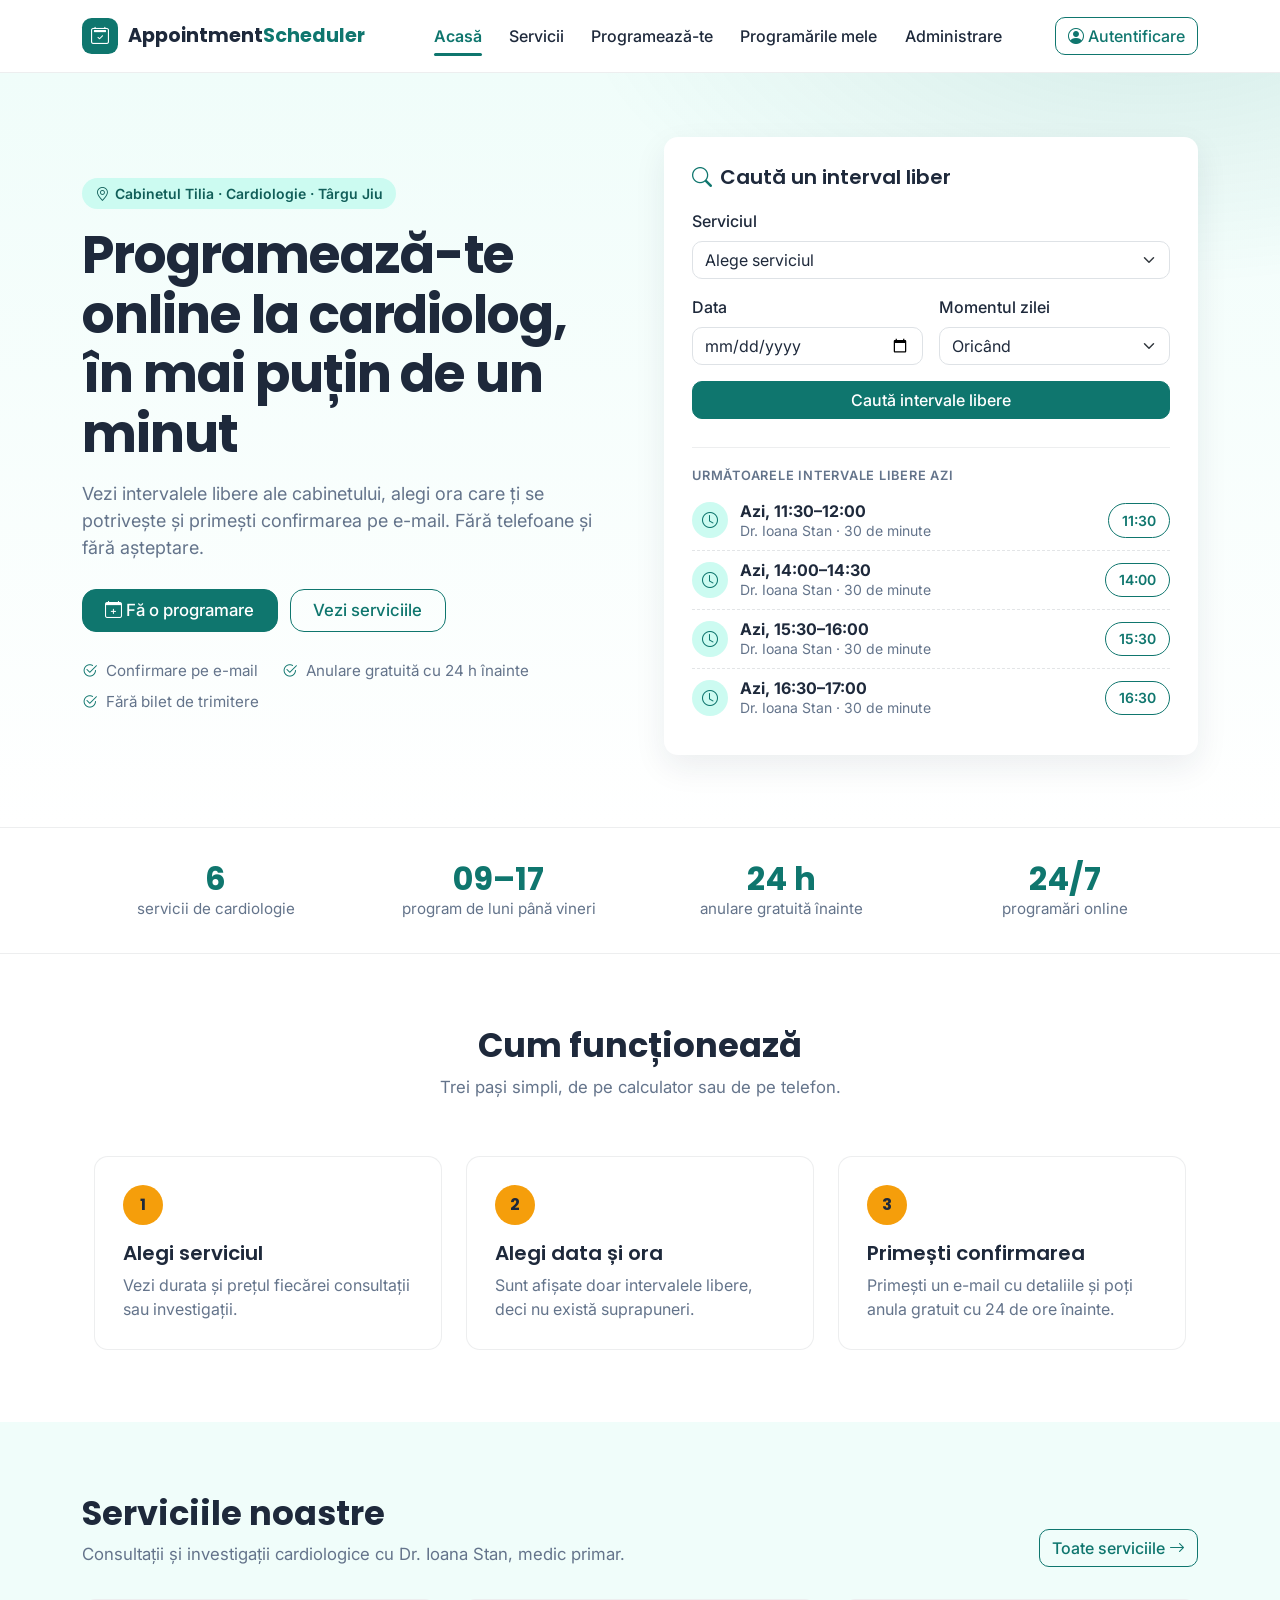
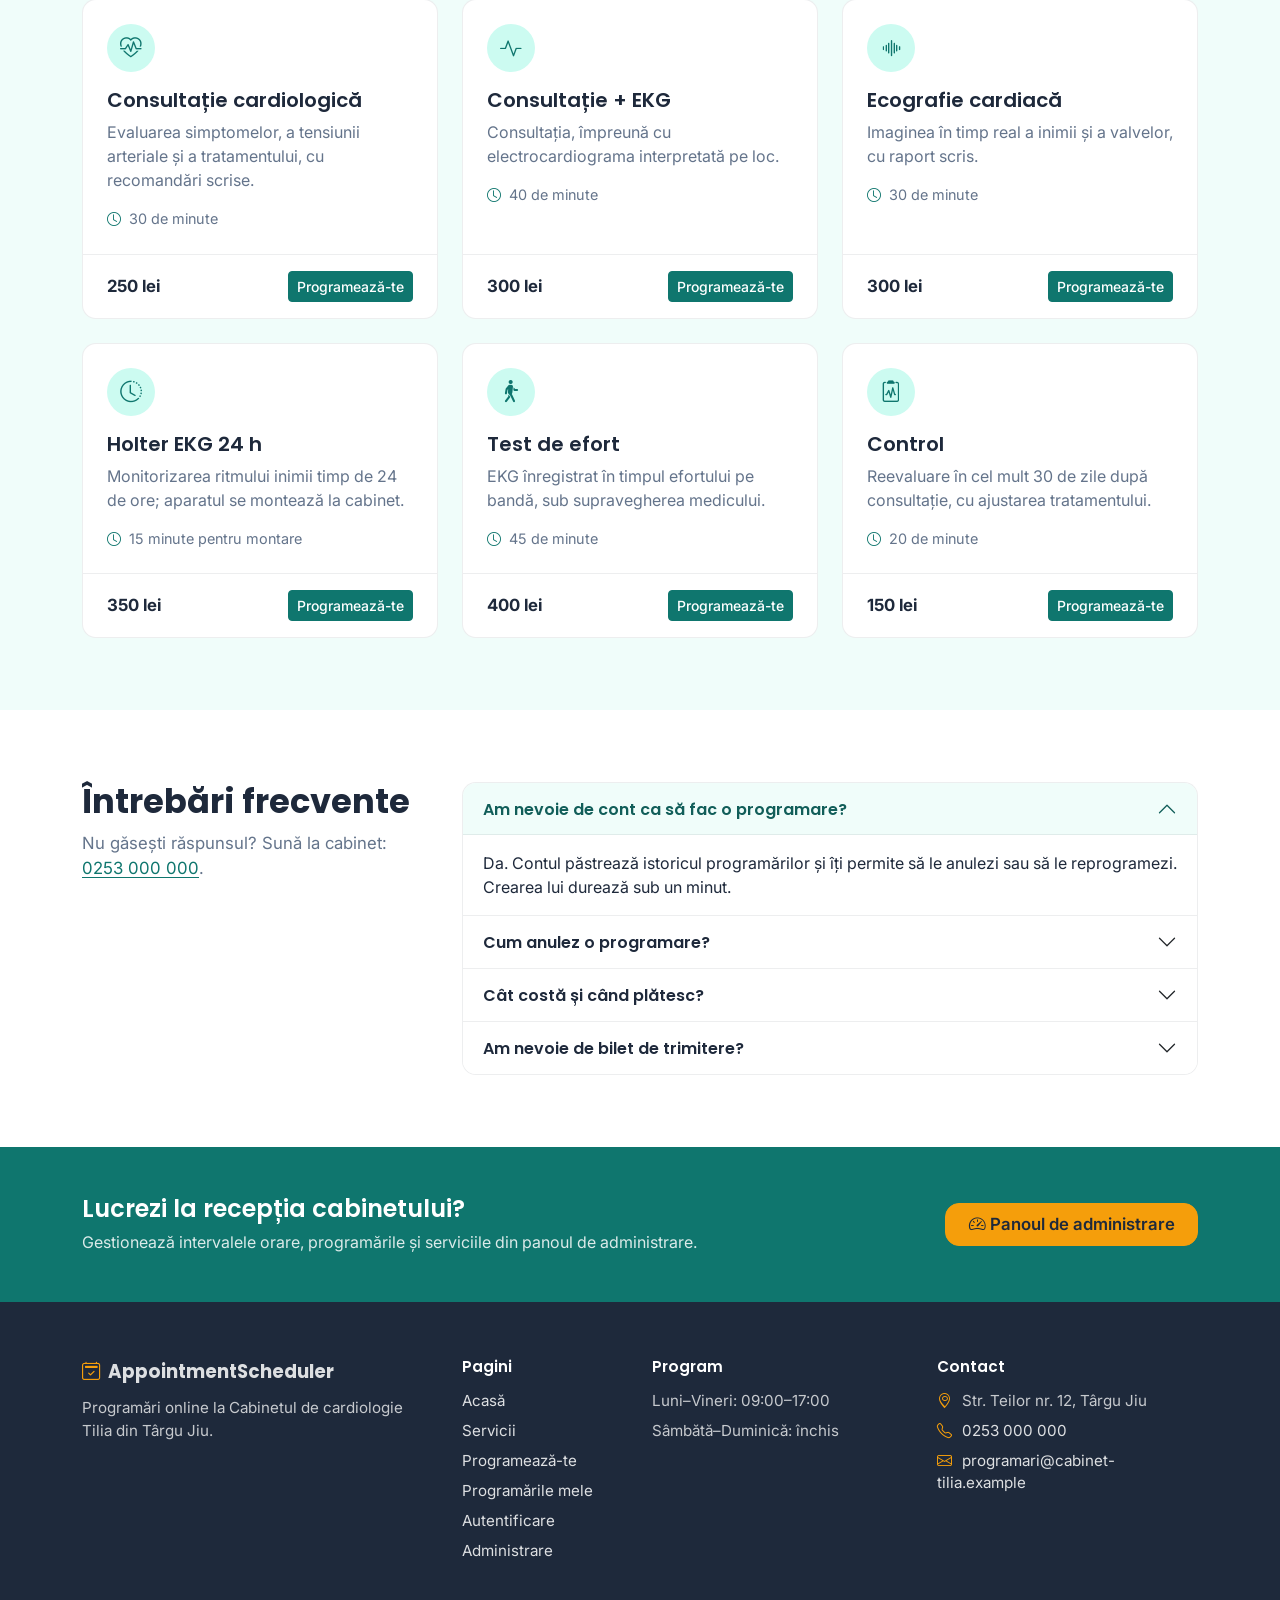
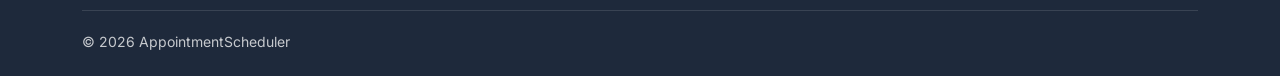
<file: index.html>
<!DOCTYPE html>
<html lang="ro">
<head>
  <meta charset="UTF-8">
  <!-- viewport: pagina se adaptează la lățimea ecranului (obligatoriu pentru design responsive) -->
  <meta name="viewport" content="width=device-width, initial-scale=1">
  <meta name="description" content="Programări online la Cabinetul de cardiologie Tilia din Târgu Jiu: alegi serviciul, vezi intervalele libere și rezervi în mai puțin de un minut.">
  <title>AppointmentScheduler — Programări online la Cabinetul de cardiologie Tilia</title>
  <link rel="icon" href="img/favicon.svg" type="image/svg+xml">

  <!-- 1. Bootstrap 5.3.8 (framework-ul CSS), încărcat prin CDN -->
  <link rel="stylesheet" href="https://cdn.jsdelivr.net/npm/bootstrap@5.3.8/dist/css/bootstrap.min.css"
        integrity="sha384-sRIl4kxILFvY47J16cr9ZwB07vP4J8+LH7qKQnuqkuIAvNWLzeN8tE5YBujZqJLB" crossorigin="anonymous">
  <!-- 2. Bootstrap Icons (pictogramele) -->
  <link rel="stylesheet" href="https://cdn.jsdelivr.net/npm/bootstrap-icons@1.13.1/font/bootstrap-icons.min.css"
        integrity="sha384-CK2SzKma4jA5H/MXDUU7i1TqZlCFaD4T01vtyDFvPlD97JQyS+IsSh1nI2EFbpyk" crossorigin="anonymous">
  <!-- 3. Fonturile: Poppins pentru titluri, Inter pentru text (Google Fonts) -->
  <link rel="preconnect" href="https://fonts.googleapis.com">
  <link rel="preconnect" href="https://fonts.gstatic.com" crossorigin>
  <link rel="stylesheet" href="https://fonts.googleapis.com/css2?family=Inter:wght@400;500;600&family=Poppins:wght@500;600;700&display=swap">
  <!-- 4. Stilurile proprii: ultimele, ca să poată suprascrie stilurile Bootstrap -->
  <link rel="stylesheet" href="css/style.css">
</head>
<body>
  <!-- Link vizibil doar la navigarea cu tastatura: sare direct la conținut -->
  <a class="visually-hidden-focusable skip-link" href="#continut">Sari la conținutul principal</a>

  <!-- ============================ ANTET ȘI MENIU (comun tuturor paginilor) ============================ -->
  <header class="site-header sticky-top">
    <nav class="navbar navbar-expand-lg" aria-label="Meniul principal">
      <div class="container">
        <a class="navbar-brand" href="index.html">
          <i class="bi bi-calendar2-check brand-icon" aria-hidden="true"></i>
          <span>Appointment<span class="brand-accent">Scheduler</span></span>
        </a>
        <!-- Butonul „hamburger”: apare doar pe ecrane mai înguste de 992 px -->
        <button class="navbar-toggler" type="button" data-bs-toggle="collapse" data-bs-target="#meniu-principal"
                aria-controls="meniu-principal" aria-expanded="false" aria-label="Deschide meniul">
          <span class="navbar-toggler-icon"></span>
        </button>
        <div class="collapse navbar-collapse" id="meniu-principal">
          <ul class="navbar-nav mx-lg-auto">
            <li class="nav-item"><a class="nav-link active" aria-current="page" href="index.html">Acasă</a></li>
            <li class="nav-item"><a class="nav-link" href="servicii.html">Servicii</a></li>
            <li class="nav-item"><a class="nav-link" href="programare.html">Programează-te</a></li>
            <li class="nav-item"><a class="nav-link" href="programarile-mele.html">Programările mele</a></li>
            <li class="nav-item"><a class="nav-link" href="admin.html">Administrare</a></li>
          </ul>
          <a class="btn btn-outline-primary btn-account" href="autentificare.html">
            <i class="bi bi-person-circle" aria-hidden="true"></i> Autentificare
          </a>
        </div>
      </div>
    </nav>
  </header>

  <main id="continut">

    <!-- ============================ 1. HERO: mesajul principal + căutarea rapidă ============================ -->
    <section class="hero" aria-labelledby="titlu-hero">
      <div class="container">
        <div class="row align-items-center g-4 g-lg-5">

          <!-- Coloana stângă: mesajul principal și butoanele de acțiune -->
          <div class="col-lg-6">
            <p class="eyebrow"><i class="bi bi-geo-alt" aria-hidden="true"></i> Cabinetul Tilia · Cardiologie · Târgu Jiu</p>
            <h1 id="titlu-hero" class="hero-title">Programează-te online la cardiolog, în mai puțin de un minut</h1>
            <p class="hero-lead">Vezi intervalele libere ale cabinetului, alegi ora care ți se potrivește și primești confirmarea pe e-mail. Fără telefoane și fără așteptare.</p>
            <div class="hero-actions">
              <a class="btn btn-primary btn-lg" href="programare.html">
                <i class="bi bi-calendar-plus" aria-hidden="true"></i> Fă o programare
              </a>
              <a class="btn btn-outline-primary btn-lg" href="servicii.html">Vezi serviciile</a>
            </div>
            <ul class="hero-facts">
              <li><i class="bi bi-check2-circle" aria-hidden="true"></i> Confirmare pe e-mail</li>
              <li><i class="bi bi-check2-circle" aria-hidden="true"></i> Anulare gratuită cu 24 h înainte</li>
              <li><i class="bi bi-check2-circle" aria-hidden="true"></i> Fără bilet de trimitere</li>
            </ul>
          </div>

          <!-- Coloana dreaptă: formularul de căutare rapidă și următoarele intervale libere -->
          <div class="col-lg-6">
            <div class="card search-card">
              <div class="card-body">
                <h2 class="h5 card-heading"><i class="bi bi-search" aria-hidden="true"></i> Caută un interval liber</h2>

                <!-- novalidate: oprim mesajele implicite ale browserului; validarea o face js/main.js -->
                <form id="form-cautare" class="row g-3 needs-validation" action="programare.html" method="get" novalidate>
                  <div class="col-12">
                    <label for="serviciu-cautare" class="form-label">Serviciul</label>
                    <select id="serviciu-cautare" name="serviciu" class="form-select" required>
                      <option value="" selected disabled>Alege serviciul</option>
                      <option value="consultatie">Consultație cardiologică</option>
                      <option value="consultatie-ekg">Consultație + EKG</option>
                      <option value="ecografie">Ecografie cardiacă</option>
                      <option value="holter">Holter EKG 24 h</option>
                      <option value="test-efort">Test de efort</option>
                      <option value="control">Control</option>
                    </select>
                    <div class="invalid-feedback">Alege un serviciu.</div>
                  </div>
                  <div class="col-sm-6">
                    <label for="data" class="form-label">Data</label>
                    <input type="date" id="data" name="data" class="form-control" required data-validare-data>
                    <div class="invalid-feedback" data-mesaj-data>Alege data programării.</div>
                  </div>
                  <div class="col-sm-6">
                    <label for="moment" class="form-label">Momentul zilei</label>
                    <select id="moment" name="moment" class="form-select">
                      <option value="oricand" selected>Oricând</option>
                      <option value="dimineata">Dimineața (09–12)</option>
                      <option value="dupa-amiaza">După-amiaza (12–17)</option>
                    </select>
                  </div>
                  <div class="col-12 d-grid">
                    <button type="submit" class="btn btn-primary">Caută intervale libere</button>
                  </div>
                </form>

                <h3 class="slots-heading">Următoarele intervale libere azi</h3>
                <ul class="list-unstyled slot-list">
                  <li class="slot-item">
                    <span class="icon-circle icon-circle-sm"><i class="bi bi-clock" aria-hidden="true"></i></span>
                    <span class="slot-info"><strong>Azi, 11:30–12:00</strong><small>Dr. Ioana Stan · 30 de minute</small></span>
                    <a class="slot-chip" href="programare.html">11:30</a>
                  </li>
                  <li class="slot-item">
                    <span class="icon-circle icon-circle-sm"><i class="bi bi-clock" aria-hidden="true"></i></span>
                    <span class="slot-info"><strong>Azi, 14:00–14:30</strong><small>Dr. Ioana Stan · 30 de minute</small></span>
                    <a class="slot-chip" href="programare.html">14:00</a>
                  </li>
                  <li class="slot-item">
                    <span class="icon-circle icon-circle-sm"><i class="bi bi-clock" aria-hidden="true"></i></span>
                    <span class="slot-info"><strong>Azi, 15:30–16:00</strong><small>Dr. Ioana Stan · 30 de minute</small></span>
                    <a class="slot-chip" href="programare.html">15:30</a>
                  </li>
                  <li class="slot-item">
                    <span class="icon-circle icon-circle-sm"><i class="bi bi-clock" aria-hidden="true"></i></span>
                    <span class="slot-info"><strong>Azi, 16:30–17:00</strong><small>Dr. Ioana Stan · 30 de minute</small></span>
                    <a class="slot-chip" href="programare.html">16:30</a>
                  </li>
                </ul>
              </div>
            </div>
          </div>

        </div>
      </div>
    </section>

    <!-- ============================ 2. PE SCURT: cifre despre cabinet ============================ -->
    <section class="stats-bar" aria-label="Cabinetul pe scurt">
      <div class="container">
        <div class="row row-cols-2 row-cols-md-4 g-3 text-center">
          <div class="col"><p class="stat-number">6</p><p class="stat-label">servicii de cardiologie</p></div>
          <div class="col"><p class="stat-number">09–17</p><p class="stat-label">program de luni până vineri</p></div>
          <div class="col"><p class="stat-number">24 h</p><p class="stat-label">anulare gratuită înainte</p></div>
          <div class="col"><p class="stat-number">24/7</p><p class="stat-label">programări online</p></div>
        </div>
      </div>
    </section>

    <!-- ============================ 3. CUM FUNCȚIONEAZĂ: cei trei pași ============================ -->
    <section class="section" id="cum-functioneaza" aria-labelledby="titlu-pasi">
      <div class="container">
        <div class="section-head text-md-center">
          <h2 id="titlu-pasi" class="section-title">Cum funcționează</h2>
          <p class="section-lead">Trei pași simpli, de pe calculator sau de pe telefon.</p>
        </div>
        <ol class="row g-4 list-unstyled steps">
          <li class="col-md-4">
            <div class="step-card">
              <span class="step-number" aria-hidden="true">1</span>
              <h3 class="h5">Alegi serviciul</h3>
              <p>Vezi durata și prețul fiecărei consultații sau investigații.</p>
            </div>
          </li>
          <li class="col-md-4">
            <div class="step-card">
              <span class="step-number" aria-hidden="true">2</span>
              <h3 class="h5">Alegi data și ora</h3>
              <p>Sunt afișate doar intervalele libere, deci nu există suprapuneri.</p>
            </div>
          </li>
          <li class="col-md-4">
            <div class="step-card">
              <span class="step-number" aria-hidden="true">3</span>
              <h3 class="h5">Primești confirmarea</h3>
              <p>Primești un e-mail cu detaliile și poți anula gratuit cu 24 de ore înainte.</p>
            </div>
          </li>
        </ol>
      </div>
    </section>

    <!-- ============================ 4. SERVICIILE NOASTRE (modulul Catalog) ============================ -->
    <section class="section section-alt" id="servicii" aria-labelledby="titlu-servicii">
      <div class="container">
        <div class="section-head d-md-flex justify-content-between align-items-end">
          <div>
            <h2 id="titlu-servicii" class="section-title">Serviciile noastre</h2>
            <p class="section-lead">Consultații și investigații cardiologice cu Dr. Ioana Stan, medic primar.</p>
          </div>
          <a class="btn btn-outline-primary mt-3 mt-md-0" href="servicii.html">
            Toate serviciile <i class="bi bi-arrow-right" aria-hidden="true"></i>
          </a>
        </div>

        <!-- Grila de carduri: 1 coloană pe telefon, 2 pe tabletă, 3 pe desktop -->
        <div class="row row-cols-1 row-cols-sm-2 row-cols-lg-3 g-4">
          <div class="col">
            <article class="card card-serviciu h-100">
              <div class="card-body">
                <span class="icon-circle"><i class="bi bi-heart-pulse" aria-hidden="true"></i></span>
                <h3 class="h5 card-title">Consultație cardiologică</h3>
                <p class="card-text">Evaluarea simptomelor, a tensiunii arteriale și a tratamentului, cu recomandări scrise.</p>
                <p class="card-meta"><i class="bi bi-clock" aria-hidden="true"></i> 30 de minute</p>
              </div>
              <div class="card-footer">
                <span class="price"><strong>250 lei</strong></span>
                <a class="btn btn-sm btn-primary" href="programare.html?serviciu=consultatie">Programează-te</a>
              </div>
            </article>
          </div>
          <div class="col">
            <article class="card card-serviciu h-100">
              <div class="card-body">
                <span class="icon-circle"><i class="bi bi-activity" aria-hidden="true"></i></span>
                <h3 class="h5 card-title">Consultație + EKG</h3>
                <p class="card-text">Consultația, împreună cu electrocardiograma interpretată pe loc.</p>
                <p class="card-meta"><i class="bi bi-clock" aria-hidden="true"></i> 40 de minute</p>
              </div>
              <div class="card-footer">
                <span class="price"><strong>300 lei</strong></span>
                <a class="btn btn-sm btn-primary" href="programare.html?serviciu=consultatie-ekg">Programează-te</a>
              </div>
            </article>
          </div>
          <div class="col">
            <article class="card card-serviciu h-100">
              <div class="card-body">
                <span class="icon-circle"><i class="bi bi-soundwave" aria-hidden="true"></i></span>
                <h3 class="h5 card-title">Ecografie cardiacă</h3>
                <p class="card-text">Imaginea în timp real a inimii și a valvelor, cu raport scris.</p>
                <p class="card-meta"><i class="bi bi-clock" aria-hidden="true"></i> 30 de minute</p>
              </div>
              <div class="card-footer">
                <span class="price"><strong>300 lei</strong></span>
                <a class="btn btn-sm btn-primary" href="programare.html?serviciu=ecografie">Programează-te</a>
              </div>
            </article>
          </div>
          <div class="col">
            <article class="card card-serviciu h-100">
              <div class="card-body">
                <span class="icon-circle"><i class="bi bi-clock-history" aria-hidden="true"></i></span>
                <h3 class="h5 card-title">Holter EKG 24 h</h3>
                <p class="card-text">Monitorizarea ritmului inimii timp de 24 de ore; aparatul se montează la cabinet.</p>
                <p class="card-meta"><i class="bi bi-clock" aria-hidden="true"></i> 15 minute pentru montare</p>
              </div>
              <div class="card-footer">
                <span class="price"><strong>350 lei</strong></span>
                <a class="btn btn-sm btn-primary" href="programare.html?serviciu=holter">Programează-te</a>
              </div>
            </article>
          </div>
          <div class="col">
            <article class="card card-serviciu h-100">
              <div class="card-body">
                <span class="icon-circle"><i class="bi bi-person-walking" aria-hidden="true"></i></span>
                <h3 class="h5 card-title">Test de efort</h3>
                <p class="card-text">EKG înregistrat în timpul efortului pe bandă, sub supravegherea medicului.</p>
                <p class="card-meta"><i class="bi bi-clock" aria-hidden="true"></i> 45 de minute</p>
              </div>
              <div class="card-footer">
                <span class="price"><strong>400 lei</strong></span>
                <a class="btn btn-sm btn-primary" href="programare.html?serviciu=test-efort">Programează-te</a>
              </div>
            </article>
          </div>
          <div class="col">
            <article class="card card-serviciu h-100">
              <div class="card-body">
                <span class="icon-circle"><i class="bi bi-clipboard2-pulse" aria-hidden="true"></i></span>
                <h3 class="h5 card-title">Control</h3>
                <p class="card-text">Reevaluare în cel mult 30 de zile după consultație, cu ajustarea tratamentului.</p>
                <p class="card-meta"><i class="bi bi-clock" aria-hidden="true"></i> 20 de minute</p>
              </div>
              <div class="card-footer">
                <span class="price"><strong>150 lei</strong></span>
                <a class="btn btn-sm btn-primary" href="programare.html?serviciu=control">Programează-te</a>
              </div>
            </article>
          </div>
        </div>
      </div>
    </section>

    <!-- ============================ 5. ÎNTREBĂRI FRECVENTE (acordeon Bootstrap) ============================ -->
    <section class="section" id="intrebari" aria-labelledby="titlu-intrebari">
      <div class="container">
        <div class="row g-4">
          <div class="col-lg-4">
            <h2 id="titlu-intrebari" class="section-title">Întrebări frecvente</h2>
            <p class="section-lead">Nu găsești răspunsul? Sună la cabinet: <a href="tel:0253000000">0253&nbsp;000&nbsp;000</a>.</p>
          </div>
          <div class="col-lg-8">
            <div class="accordion" id="faq">
              <div class="accordion-item">
                <h3 class="accordion-header">
                  <button class="accordion-button" type="button" data-bs-toggle="collapse" data-bs-target="#faq-1"
                          aria-expanded="true" aria-controls="faq-1">Am nevoie de cont ca să fac o programare?</button>
                </h3>
                <div id="faq-1" class="accordion-collapse collapse show" data-bs-parent="#faq">
                  <div class="accordion-body">Da. Contul păstrează istoricul programărilor și îți permite să le anulezi sau să le reprogramezi. Crearea lui durează sub un minut.</div>
                </div>
              </div>
              <div class="accordion-item">
                <h3 class="accordion-header">
                  <button class="accordion-button collapsed" type="button" data-bs-toggle="collapse" data-bs-target="#faq-2"
                          aria-expanded="false" aria-controls="faq-2">Cum anulez o programare?</button>
                </h3>
                <div id="faq-2" class="accordion-collapse collapse" data-bs-parent="#faq">
                  <div class="accordion-body">Din pagina „Programările mele”, cu cel puțin 24 de ore înainte. Intervalul eliberat devine imediat disponibil pentru alți pacienți.</div>
                </div>
              </div>
              <div class="accordion-item">
                <h3 class="accordion-header">
                  <button class="accordion-button collapsed" type="button" data-bs-toggle="collapse" data-bs-target="#faq-3"
                          aria-expanded="false" aria-controls="faq-3">Cât costă și când plătesc?</button>
                </h3>
                <div id="faq-3" class="accordion-collapse collapse" data-bs-parent="#faq">
                  <div class="accordion-body">Prețul este afișat la fiecare serviciu. Plătești la cabinet, după consultație, numerar sau cu cardul.</div>
                </div>
              </div>
              <div class="accordion-item">
                <h3 class="accordion-header">
                  <button class="accordion-button collapsed" type="button" data-bs-toggle="collapse" data-bs-target="#faq-4"
                          aria-expanded="false" aria-controls="faq-4">Am nevoie de bilet de trimitere?</button>
                </h3>
                <div id="faq-4" class="accordion-collapse collapse" data-bs-parent="#faq">
                  <div class="accordion-body">Nu. Serviciile se plătesc la cabinet, fără bilet de trimitere. Adu, dacă le ai, analizele și investigațiile recente.</div>
                </div>
              </div>
            </div>
          </div>
        </div>
      </div>
    </section>

    <!-- ============================ 6. BANDĂ PENTRU ADMINISTRATORI (modulul Administrare) ============================ -->
    <section class="cta-band" aria-labelledby="titlu-admin">
      <div class="container">
        <div class="cta-inner">
          <div>
            <h2 id="titlu-admin" class="h4">Lucrezi la recepția cabinetului?</h2>
            <p>Gestionează intervalele orare, programările și serviciile din panoul de administrare.</p>
          </div>
          <a class="btn btn-accent btn-lg" href="admin.html">
            <i class="bi bi-speedometer2" aria-hidden="true"></i> Panoul de administrare
          </a>
        </div>
      </div>
    </section>
  </main>

  <!-- ============================ SUBSOL (comun tuturor paginilor) ============================ -->
  <footer class="site-footer">
    <div class="container">
      <div class="row g-4">
        <div class="col-lg-4">
          <a class="footer-brand" href="index.html"><i class="bi bi-calendar2-check" aria-hidden="true"></i> AppointmentScheduler</a>
          <p class="footer-text">Programări online la Cabinetul de cardiologie Tilia din Târgu Jiu.</p>
        </div>
        <div class="col-6 col-md-4 col-lg-2">
          <h2 class="footer-title">Pagini</h2>
          <ul class="footer-links">
            <li><a href="index.html">Acasă</a></li>
            <li><a href="servicii.html">Servicii</a></li>
            <li><a href="programare.html">Programează-te</a></li>
            <li><a href="programarile-mele.html">Programările mele</a></li>
            <li><a href="autentificare.html">Autentificare</a></li>
            <li><a href="admin.html">Administrare</a></li>
          </ul>
        </div>
        <div class="col-6 col-md-4 col-lg-3">
          <h2 class="footer-title">Program</h2>
          <ul class="footer-links">
            <li>Luni–Vineri: <span class="text-nowrap">09:00–17:00</span></li>
            <li>Sâmbătă–Duminică: închis</li>
          </ul>
        </div>
        <div class="col-md-4 col-lg-3">
          <h2 class="footer-title">Contact</h2>
          <ul class="footer-links">
            <li><i class="bi bi-geo-alt" aria-hidden="true"></i> Str. Teilor nr. 12, Târgu Jiu</li>
            <li><i class="bi bi-telephone" aria-hidden="true"></i> <a href="tel:0253000000">0253&nbsp;000&nbsp;000</a></li>
            <li class="text-break"><i class="bi bi-envelope" aria-hidden="true"></i> <a href="mailto:programari@cabinet-tilia.example">programari@cabinet-tilia.example</a></li>
          </ul>
        </div>
      </div>
      <div class="footer-bottom">
        <p>© <span data-an-curent>2026</span> AppointmentScheduler </p>
      </div>
    </div>
  </footer>

  <!-- JavaScript: Bootstrap (meniu, acordeon, tab-uri, ferestre modale) + scriptul propriu -->
  <script src="https://cdn.jsdelivr.net/npm/bootstrap@5.3.8/dist/js/bootstrap.bundle.min.js"
          integrity="sha384-FKyoEForCGlyvwx9Hj09JcYn3nv7wiPVlz7YYwJrWVcXK/BmnVDxM+D2scQbITxI" crossorigin="anonymous"></script>
  <script src="js/main.js"></script>
</body>
</html>
</file>
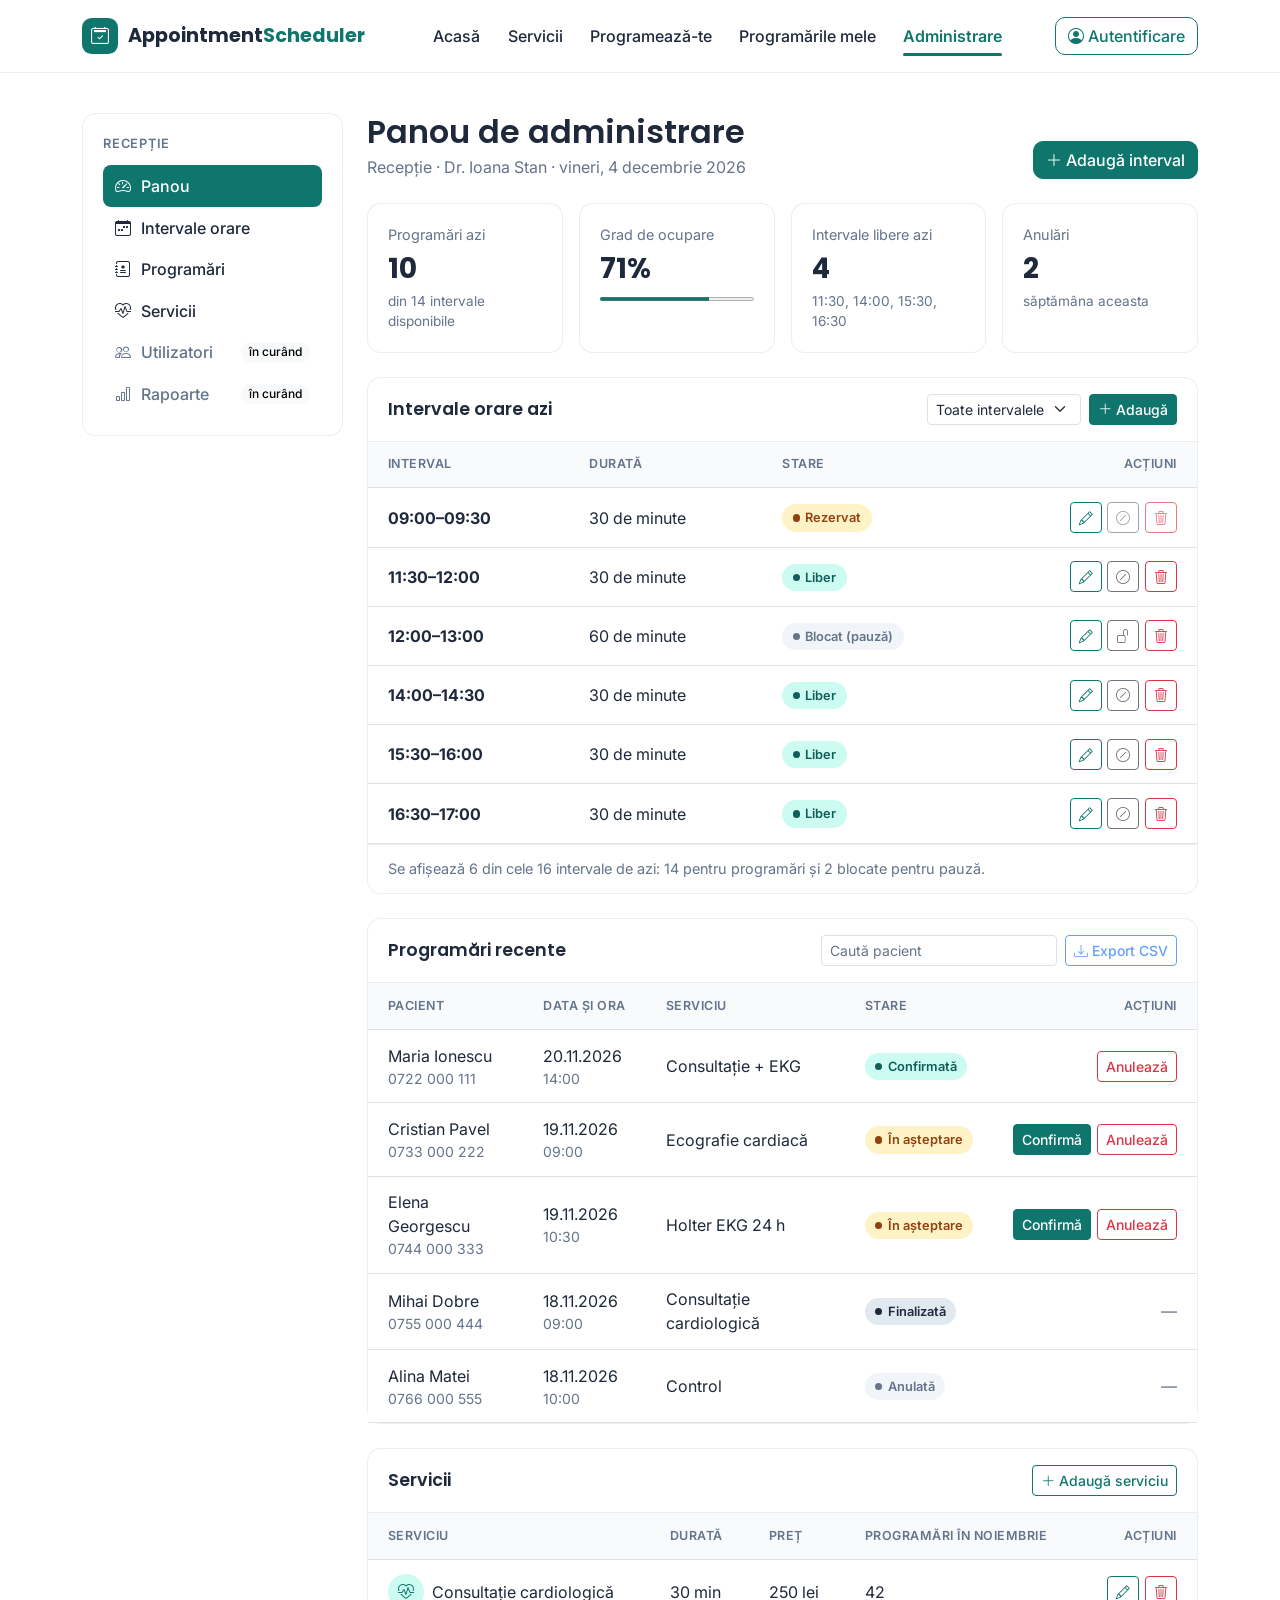
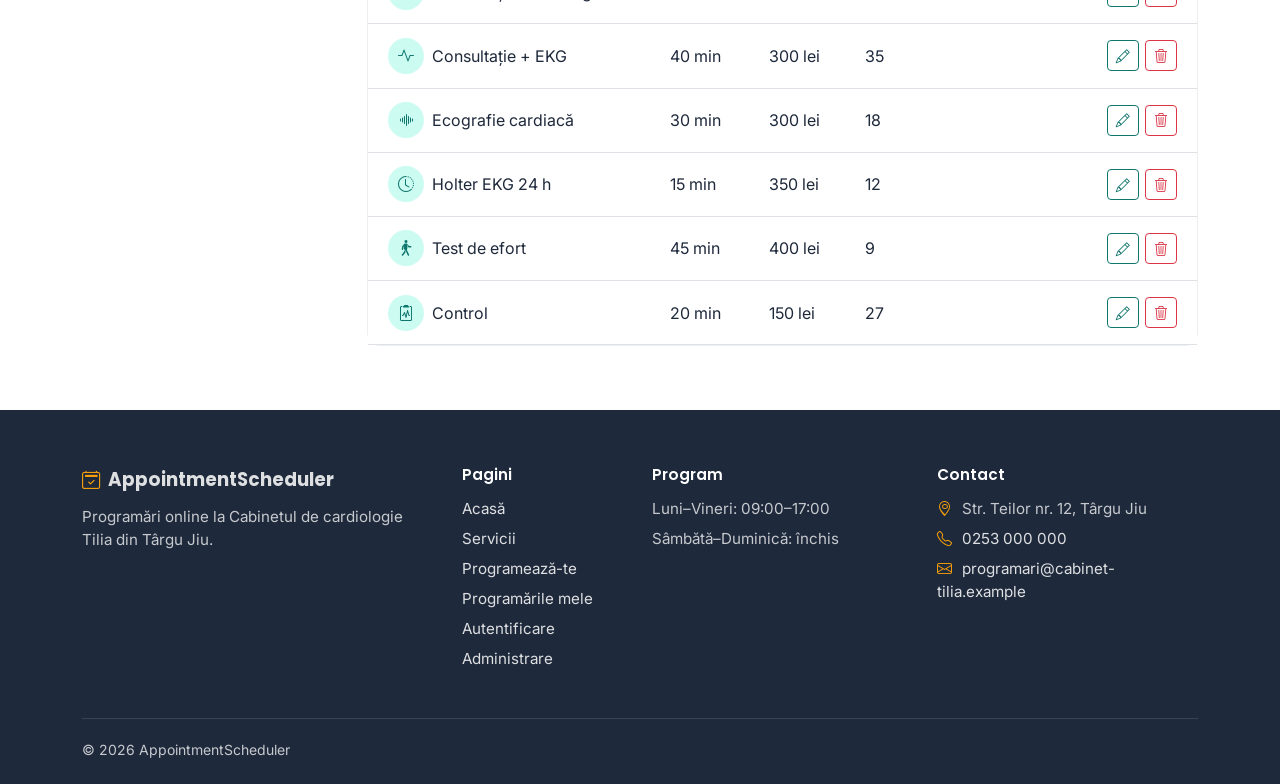
<file: admin.html>
<!DOCTYPE html>
<html lang="ro">
<head>
  <meta charset="UTF-8">
  <!-- viewport: pagina se adaptează la lățimea ecranului (obligatoriu pentru design responsive) -->
  <meta name="viewport" content="width=device-width, initial-scale=1">
  <meta name="description" content="Panoul recepției: indicatorii zilei, intervalele orare, programările și serviciile.">
  <title>Panou de administrare — AppointmentScheduler</title>
  <link rel="icon" href="img/favicon.svg" type="image/svg+xml">

  <!-- 1. Bootstrap 5.3.8 (framework-ul CSS), încărcat prin CDN -->
  <link rel="stylesheet" href="https://cdn.jsdelivr.net/npm/bootstrap@5.3.8/dist/css/bootstrap.min.css"
        integrity="sha384-sRIl4kxILFvY47J16cr9ZwB07vP4J8+LH7qKQnuqkuIAvNWLzeN8tE5YBujZqJLB" crossorigin="anonymous">
  <!-- 2. Bootstrap Icons (pictogramele) -->
  <link rel="stylesheet" href="https://cdn.jsdelivr.net/npm/bootstrap-icons@1.13.1/font/bootstrap-icons.min.css"
        integrity="sha384-CK2SzKma4jA5H/MXDUU7i1TqZlCFaD4T01vtyDFvPlD97JQyS+IsSh1nI2EFbpyk" crossorigin="anonymous">
  <!-- 3. Fonturile: Poppins pentru titluri, Inter pentru text (Google Fonts) -->
  <link rel="preconnect" href="https://fonts.googleapis.com">
  <link rel="preconnect" href="https://fonts.gstatic.com" crossorigin>
  <link rel="stylesheet" href="https://fonts.googleapis.com/css2?family=Inter:wght@400;500;600&family=Poppins:wght@500;600;700&display=swap">
  <!-- 4. Stilurile proprii: ultimele, ca să poată suprascrie stilurile Bootstrap -->
  <link rel="stylesheet" href="css/style.css">
</head>
<body>
  <!-- Link vizibil doar la navigarea cu tastatura: sare direct la conținut -->
  <a class="visually-hidden-focusable skip-link" href="#continut">Sari la conținutul principal</a>

  <!-- ============================ ANTET ȘI MENIU (comun tuturor paginilor) ============================ -->
  <header class="site-header sticky-top">
    <nav class="navbar navbar-expand-lg" aria-label="Meniul principal">
      <div class="container">
        <a class="navbar-brand" href="index.html">
          <i class="bi bi-calendar2-check brand-icon" aria-hidden="true"></i>
          <span>Appointment<span class="brand-accent">Scheduler</span></span>
        </a>
        <!-- Butonul „hamburger”: apare doar pe ecrane mai înguste de 992 px -->
        <button class="navbar-toggler" type="button" data-bs-toggle="collapse" data-bs-target="#meniu-principal"
                aria-controls="meniu-principal" aria-expanded="false" aria-label="Deschide meniul">
          <span class="navbar-toggler-icon"></span>
        </button>
        <div class="collapse navbar-collapse" id="meniu-principal">
          <ul class="navbar-nav mx-lg-auto">
            <li class="nav-item"><a class="nav-link" href="index.html">Acasă</a></li>
            <li class="nav-item"><a class="nav-link" href="servicii.html">Servicii</a></li>
            <li class="nav-item"><a class="nav-link" href="programare.html">Programează-te</a></li>
            <li class="nav-item"><a class="nav-link" href="programarile-mele.html">Programările mele</a></li>
            <li class="nav-item"><a class="nav-link active" aria-current="page" href="admin.html">Administrare</a></li>
          </ul>
          <a class="btn btn-outline-primary btn-account" href="autentificare.html">
            <i class="bi bi-person-circle" aria-hidden="true"></i> Autentificare
          </a>
        </div>
      </div>
    </nav>
  </header>

  <main id="continut">
    <div class="page-body">
      <div class="container">
        <div class="row g-4">

          <!-- ============ BARA LATERALĂ: meniul de administrare (pe telefon devine panou glisant) ============ -->
          <aside class="col-lg-3" aria-label="Administrare">
            <button class="btn btn-outline-primary w-100 d-lg-none sidebar-toggle" type="button"
                    data-bs-toggle="offcanvas" data-bs-target="#meniu-admin" aria-controls="meniu-admin">
              <i class="bi bi-list-ul" aria-hidden="true"></i> Meniul de administrare
            </button>
            <div class="offcanvas-lg offcanvas-start" tabindex="-1" id="meniu-admin">
              <div class="offcanvas-header">
                <h2 class="offcanvas-title h5" id="titlu-meniu-admin">Administrare</h2>
                <button type="button" class="btn-close" data-bs-dismiss="offcanvas" data-bs-target="#meniu-admin" aria-label="Închide meniul"></button>
              </div>
              <div class="offcanvas-body">
                <nav class="sidebar-card sidebar-sticky w-100" aria-label="Meniul de administrare">
                  <p class="sidebar-title">Recepție</p>
                  <ul class="nav flex-column side-nav">
                    <li class="nav-item"><a class="nav-link active" aria-current="true" href="#panou"><i class="bi bi-speedometer2" aria-hidden="true"></i> Panou</a></li>
                    <li class="nav-item"><a class="nav-link" href="#intervale"><i class="bi bi-calendar-week" aria-hidden="true"></i> Intervale orare</a></li>
                    <li class="nav-item"><a class="nav-link" href="#programari"><i class="bi bi-journal-medical" aria-hidden="true"></i> Programări</a></li>
                    <li class="nav-item"><a class="nav-link" href="#servicii-admin"><i class="bi bi-heart-pulse" aria-hidden="true"></i> Servicii</a></li>
                    <li class="nav-item"><span class="nav-link disabled"><i class="bi bi-people" aria-hidden="true"></i> Utilizatori <span class="badge text-bg-light ms-auto">în curând</span></span></li>
                    <li class="nav-item"><span class="nav-link disabled"><i class="bi bi-bar-chart" aria-hidden="true"></i> Rapoarte <span class="badge text-bg-light ms-auto">în curând</span></span></li>
                  </ul>
                </nav>
              </div>
            </div>
          </aside>

          <!-- ============ ZONA PRINCIPALĂ ============ -->
          <div class="col-lg-9">
            <div class="admin-head" id="panou">
              <div>
                <h1 class="h2 mb-1">Panou de administrare</h1>
                <p class="text-body-secondary mb-0">Recepție · Dr. Ioana Stan · <span data-azi>miercuri, 18 noiembrie 2026</span></p>
              </div>
              <button type="button" class="btn btn-primary" data-bs-toggle="modal" data-bs-target="#modal-interval">
                <i class="bi bi-plus-lg" aria-hidden="true"></i> Adaugă interval
              </button>
            </div>

            <div class="alert alert-success d-none" role="status" data-mesaj="interval=adaugat">
              <i class="bi bi-check2-circle" aria-hidden="true"></i> Intervalul a fost adăugat.
              <span class="d-block small">Demonstrație: în Etapa 1 datele nu se salvează încă.</span>
            </div>

            <!-- Indicatorii zilei (modulul Administrare și statistici) -->
            <div class="row row-cols-2 row-cols-xl-4 g-3 mb-4">
              <div class="col"><div class="kpi-card"><p class="kpi-label">Programări azi</p><p class="kpi-value">10</p><p class="kpi-note">din 14 intervale disponibile</p></div></div>
              <div class="col"><div class="kpi-card"><p class="kpi-label">Grad de ocupare</p><p class="kpi-value">71%</p>
                <progress class="ocupare" value="71" max="100" aria-label="Grad de ocupare">71%</progress></div></div>
              <div class="col"><div class="kpi-card"><p class="kpi-label">Intervale libere azi</p><p class="kpi-value">4</p><p class="kpi-note">11:30, 14:00, 15:30, 16:30</p></div></div>
              <div class="col"><div class="kpi-card"><p class="kpi-label">Anulări</p><p class="kpi-value">2</p><p class="kpi-note">săptămâna aceasta</p></div></div>
            </div>

            <!-- Intervalele orare ale zilei (modulul Intervale orare: adăugare, editare, blocare, ștergere) -->
            <section class="panel" id="intervale" aria-labelledby="titlu-intervale">
              <div class="panel-head">
                <h2 id="titlu-intervale">Intervale orare azi</h2>
                <div class="d-flex flex-wrap gap-2">
                  <label for="filtru-stare" class="visually-hidden">Filtrează după stare</label>
                  <select id="filtru-stare" class="form-select form-select-sm w-auto">
                    <option value="" selected>Toate intervalele</option>
                    <option value="liber">Libere</option>
                    <option value="rezervat">Rezervate</option>
                    <option value="blocat">Blocate</option>
                  </select>
                  <button type="button" class="btn btn-sm btn-primary" data-bs-toggle="modal" data-bs-target="#modal-interval">
                    <i class="bi bi-plus-lg" aria-hidden="true"></i> Adaugă
                  </button>
                </div>
              </div>
              <div class="table-responsive">
                <table class="table table-app table-hover">
                  <thead>
                    <tr><th scope="col">Interval</th><th scope="col">Durată</th><th scope="col">Stare</th><th scope="col" class="text-end">Acțiuni</th></tr>
                  </thead>
                  <tbody>
                    <tr>
                      <td class="text-nowrap"><strong>09:00–09:30</strong></td>
                      <td class="text-nowrap">30 de minute</td>
                      <td><span class="status status-rezervat">Rezervat</span></td>
                      <td>
                        <div class="table-actions">
                          <button type="button" class="btn btn-sm btn-outline-primary" data-bs-toggle="modal" data-bs-target="#modal-interval" aria-label="Editează intervalul 09:00–09:30" title="Editează"><i class="bi bi-pencil" aria-hidden="true"></i></button>
                          <button type="button" class="btn btn-sm btn-outline-secondary" aria-label="Blochează intervalul 09:00–09:30" title="Blochează" disabled><i class="bi bi-slash-circle" aria-hidden="true"></i></button>
                          <button type="button" class="btn btn-sm btn-outline-danger" aria-label="Șterge intervalul 09:00–09:30" title="Intervalul are o programare" disabled><i class="bi bi-trash3" aria-hidden="true"></i></button>
                        </div>
                      </td>
                    </tr>
                    <tr>
                      <td class="text-nowrap"><strong>11:30–12:00</strong></td>
                      <td class="text-nowrap">30 de minute</td>
                      <td><span class="status status-liber">Liber</span></td>
                      <td>
                        <div class="table-actions">
                          <button type="button" class="btn btn-sm btn-outline-primary" data-bs-toggle="modal" data-bs-target="#modal-interval" aria-label="Editează intervalul 11:30–12:00" title="Editează"><i class="bi bi-pencil" aria-hidden="true"></i></button>
                          <button type="button" class="btn btn-sm btn-outline-secondary" aria-label="Blochează intervalul 11:30–12:00" title="Blochează"><i class="bi bi-slash-circle" aria-hidden="true"></i></button>
                          <button type="button" class="btn btn-sm btn-outline-danger" aria-label="Șterge intervalul 11:30–12:00" title="Șterge"><i class="bi bi-trash3" aria-hidden="true"></i></button>
                        </div>
                      </td>
                    </tr>
                    <tr>
                      <td class="text-nowrap"><strong>12:00–13:00</strong></td>
                      <td class="text-nowrap">60 de minute</td>
                      <td><span class="status status-blocat">Blocat (pauză)</span></td>
                      <td>
                        <div class="table-actions">
                          <button type="button" class="btn btn-sm btn-outline-primary" data-bs-toggle="modal" data-bs-target="#modal-interval" aria-label="Editează intervalul 12:00–13:00" title="Editează"><i class="bi bi-pencil" aria-hidden="true"></i></button>
                          <button type="button" class="btn btn-sm btn-outline-secondary" aria-label="Deblochează intervalul 12:00–13:00" title="Deblochează"><i class="bi bi-unlock" aria-hidden="true"></i></button>
                          <button type="button" class="btn btn-sm btn-outline-danger" aria-label="Șterge intervalul 12:00–13:00" title="Șterge"><i class="bi bi-trash3" aria-hidden="true"></i></button>
                        </div>
                      </td>
                    </tr>
                    <tr>
                      <td class="text-nowrap"><strong>14:00–14:30</strong></td>
                      <td class="text-nowrap">30 de minute</td>
                      <td><span class="status status-liber">Liber</span></td>
                      <td>
                        <div class="table-actions">
                          <button type="button" class="btn btn-sm btn-outline-primary" data-bs-toggle="modal" data-bs-target="#modal-interval" aria-label="Editează intervalul 14:00–14:30" title="Editează"><i class="bi bi-pencil" aria-hidden="true"></i></button>
                          <button type="button" class="btn btn-sm btn-outline-secondary" aria-label="Blochează intervalul 14:00–14:30" title="Blochează"><i class="bi bi-slash-circle" aria-hidden="true"></i></button>
                          <button type="button" class="btn btn-sm btn-outline-danger" aria-label="Șterge intervalul 14:00–14:30" title="Șterge"><i class="bi bi-trash3" aria-hidden="true"></i></button>
                        </div>
                      </td>
                    </tr>
                    <tr>
                      <td class="text-nowrap"><strong>15:30–16:00</strong></td>
                      <td class="text-nowrap">30 de minute</td>
                      <td><span class="status status-liber">Liber</span></td>
                      <td>
                        <div class="table-actions">
                          <button type="button" class="btn btn-sm btn-outline-primary" data-bs-toggle="modal" data-bs-target="#modal-interval" aria-label="Editează intervalul 15:30–16:00" title="Editează"><i class="bi bi-pencil" aria-hidden="true"></i></button>
                          <button type="button" class="btn btn-sm btn-outline-secondary" aria-label="Blochează intervalul 15:30–16:00" title="Blochează"><i class="bi bi-slash-circle" aria-hidden="true"></i></button>
                          <button type="button" class="btn btn-sm btn-outline-danger" aria-label="Șterge intervalul 15:30–16:00" title="Șterge"><i class="bi bi-trash3" aria-hidden="true"></i></button>
                        </div>
                      </td>
                    </tr>
                    <tr>
                      <td class="text-nowrap"><strong>16:30–17:00</strong></td>
                      <td class="text-nowrap">30 de minute</td>
                      <td><span class="status status-liber">Liber</span></td>
                      <td>
                        <div class="table-actions">
                          <button type="button" class="btn btn-sm btn-outline-primary" data-bs-toggle="modal" data-bs-target="#modal-interval" aria-label="Editează intervalul 16:30–17:00" title="Editează"><i class="bi bi-pencil" aria-hidden="true"></i></button>
                          <button type="button" class="btn btn-sm btn-outline-secondary" aria-label="Blochează intervalul 16:30–17:00" title="Blochează"><i class="bi bi-slash-circle" aria-hidden="true"></i></button>
                          <button type="button" class="btn btn-sm btn-outline-danger" aria-label="Șterge intervalul 16:30–17:00" title="Șterge"><i class="bi bi-trash3" aria-hidden="true"></i></button>
                        </div>
                      </td>
                    </tr>
                  </tbody>
                </table>
              </div>
              <div class="panel-foot">Se afișează 6 din cele 16 intervale de azi: 14 pentru programări și 2 blocate pentru pauză.</div>
            </section>

            <!-- Programările recente (modulul Programări: confirmare și anulare) -->
            <section class="panel" id="programari" aria-labelledby="titlu-programari">
              <div class="panel-head">
                <h2 id="titlu-programari">Programări recente</h2>
                <div class="d-flex flex-wrap gap-2">
                  <label for="cauta-pacient" class="visually-hidden">Caută pacient</label>
                  <input type="search" id="cauta-pacient" class="form-control form-control-sm w-auto" placeholder="Caută pacient">
                  <button type="button" class="btn btn-sm btn-outline-primary" disabled title="Disponibil într-o etapă următoare">
                    <i class="bi bi-download" aria-hidden="true"></i> Export CSV
                  </button>
                </div>
              </div>
              <div class="table-responsive">
                <table class="table table-app table-hover">
                  <thead>
                    <tr><th scope="col">Pacient</th><th scope="col">Data și ora</th><th scope="col">Serviciu</th><th scope="col">Stare</th><th scope="col" class="text-end">Acțiuni</th></tr>
                  </thead>
                  <tbody>
                    <tr>
                      <td>Maria Ionescu<small>0722 000 111</small></td>
                      <td>20.11.2026<small>14:00</small></td>
                      <td>Consultație + EKG</td>
                      <td><span class="status status-confirmata">Confirmată</span></td>
                      <td><div class="table-actions"><button type="button" class="btn btn-sm btn-outline-danger" aria-label="Anulează programarea lui Maria Ionescu">Anulează</button></div></td>
                    </tr>
                    <tr>
                      <td>Cristian Pavel<small>0733 000 222</small></td>
                      <td>19.11.2026<small>09:00</small></td>
                      <td>Ecografie cardiacă</td>
                      <td><span class="status status-asteptare">În așteptare</span></td>
                      <td><div class="table-actions"><button type="button" class="btn btn-sm btn-primary" aria-label="Confirmă programarea lui Cristian Pavel">Confirmă</button><button type="button" class="btn btn-sm btn-outline-danger" aria-label="Anulează programarea lui Cristian Pavel">Anulează</button></div></td>
                    </tr>
                    <tr>
                      <td>Elena Georgescu<small>0744 000 333</small></td>
                      <td>19.11.2026<small>10:30</small></td>
                      <td>Holter EKG 24 h</td>
                      <td><span class="status status-asteptare">În așteptare</span></td>
                      <td><div class="table-actions"><button type="button" class="btn btn-sm btn-primary" aria-label="Confirmă programarea lui Elena Georgescu">Confirmă</button><button type="button" class="btn btn-sm btn-outline-danger" aria-label="Anulează programarea lui Elena Georgescu">Anulează</button></div></td>
                    </tr>
                    <tr>
                      <td>Mihai Dobre<small>0755 000 444</small></td>
                      <td>18.11.2026<small>09:00</small></td>
                      <td>Consultație cardiologică</td>
                      <td><span class="status status-finalizata">Finalizată</span></td>
                      <td><div class="table-actions"><span class="text-body-secondary">—</span></div></td>
                    </tr>
                    <tr>
                      <td>Alina Matei<small>0766 000 555</small></td>
                      <td>18.11.2026<small>10:00</small></td>
                      <td>Control</td>
                      <td><span class="status status-anulata">Anulată</span></td>
                      <td><div class="table-actions"><span class="text-body-secondary">—</span></div></td>
                    </tr>
                  </tbody>
                </table>
              </div>
            </section>

            <!-- Serviciile cabinetului (modulul Catalog, partea de administrare) -->
            <section class="panel" id="servicii-admin" aria-labelledby="titlu-servicii-admin">
              <div class="panel-head">
                <h2 id="titlu-servicii-admin">Servicii</h2>
                <button type="button" class="btn btn-sm btn-outline-primary"><i class="bi bi-plus-lg" aria-hidden="true"></i> Adaugă serviciu</button>
              </div>
              <div class="table-responsive">
                <table class="table table-app table-hover">
                  <thead>
                    <tr><th scope="col">Serviciu</th><th scope="col">Durată</th><th scope="col">Preț</th><th scope="col">Programări în noiembrie</th><th scope="col" class="text-end">Acțiuni</th></tr>
                  </thead>
                  <tbody>
                    <tr>
                      <td><span class="d-inline-flex align-items-center gap-2"><span class="icon-circle icon-circle-sm"><i class="bi bi-heart-pulse" aria-hidden="true"></i></span>Consultație cardiologică</span></td>
                      <td class="text-nowrap">30 min</td>
                      <td class="text-nowrap">250 lei</td>
                      <td>42</td>
                      <td>
                        <div class="table-actions">
                          <button type="button" class="btn btn-sm btn-outline-primary" aria-label="Editează serviciul Consultație cardiologică" title="Editează"><i class="bi bi-pencil" aria-hidden="true"></i></button>
                          <button type="button" class="btn btn-sm btn-outline-danger" aria-label="Șterge serviciul Consultație cardiologică" title="Șterge"><i class="bi bi-trash3" aria-hidden="true"></i></button>
                        </div>
                      </td>
                    </tr>
                    <tr>
                      <td><span class="d-inline-flex align-items-center gap-2"><span class="icon-circle icon-circle-sm"><i class="bi bi-activity" aria-hidden="true"></i></span>Consultație + EKG</span></td>
                      <td class="text-nowrap">40 min</td>
                      <td class="text-nowrap">300 lei</td>
                      <td>35</td>
                      <td>
                        <div class="table-actions">
                          <button type="button" class="btn btn-sm btn-outline-primary" aria-label="Editează serviciul Consultație + EKG" title="Editează"><i class="bi bi-pencil" aria-hidden="true"></i></button>
                          <button type="button" class="btn btn-sm btn-outline-danger" aria-label="Șterge serviciul Consultație + EKG" title="Șterge"><i class="bi bi-trash3" aria-hidden="true"></i></button>
                        </div>
                      </td>
                    </tr>
                    <tr>
                      <td><span class="d-inline-flex align-items-center gap-2"><span class="icon-circle icon-circle-sm"><i class="bi bi-soundwave" aria-hidden="true"></i></span>Ecografie cardiacă</span></td>
                      <td class="text-nowrap">30 min</td>
                      <td class="text-nowrap">300 lei</td>
                      <td>18</td>
                      <td>
                        <div class="table-actions">
                          <button type="button" class="btn btn-sm btn-outline-primary" aria-label="Editează serviciul Ecografie cardiacă" title="Editează"><i class="bi bi-pencil" aria-hidden="true"></i></button>
                          <button type="button" class="btn btn-sm btn-outline-danger" aria-label="Șterge serviciul Ecografie cardiacă" title="Șterge"><i class="bi bi-trash3" aria-hidden="true"></i></button>
                        </div>
                      </td>
                    </tr>
                    <tr>
                      <td><span class="d-inline-flex align-items-center gap-2"><span class="icon-circle icon-circle-sm"><i class="bi bi-clock-history" aria-hidden="true"></i></span>Holter EKG 24 h</span></td>
                      <td class="text-nowrap">15 min</td>
                      <td class="text-nowrap">350 lei</td>
                      <td>12</td>
                      <td>
                        <div class="table-actions">
                          <button type="button" class="btn btn-sm btn-outline-primary" aria-label="Editează serviciul Holter EKG 24 h" title="Editează"><i class="bi bi-pencil" aria-hidden="true"></i></button>
                          <button type="button" class="btn btn-sm btn-outline-danger" aria-label="Șterge serviciul Holter EKG 24 h" title="Șterge"><i class="bi bi-trash3" aria-hidden="true"></i></button>
                        </div>
                      </td>
                    </tr>
                    <tr>
                      <td><span class="d-inline-flex align-items-center gap-2"><span class="icon-circle icon-circle-sm"><i class="bi bi-person-walking" aria-hidden="true"></i></span>Test de efort</span></td>
                      <td class="text-nowrap">45 min</td>
                      <td class="text-nowrap">400 lei</td>
                      <td>9</td>
                      <td>
                        <div class="table-actions">
                          <button type="button" class="btn btn-sm btn-outline-primary" aria-label="Editează serviciul Test de efort" title="Editează"><i class="bi bi-pencil" aria-hidden="true"></i></button>
                          <button type="button" class="btn btn-sm btn-outline-danger" aria-label="Șterge serviciul Test de efort" title="Șterge"><i class="bi bi-trash3" aria-hidden="true"></i></button>
                        </div>
                      </td>
                    </tr>
                    <tr>
                      <td><span class="d-inline-flex align-items-center gap-2"><span class="icon-circle icon-circle-sm"><i class="bi bi-clipboard2-pulse" aria-hidden="true"></i></span>Control</span></td>
                      <td class="text-nowrap">20 min</td>
                      <td class="text-nowrap">150 lei</td>
                      <td>27</td>
                      <td>
                        <div class="table-actions">
                          <button type="button" class="btn btn-sm btn-outline-primary" aria-label="Editează serviciul Control" title="Editează"><i class="bi bi-pencil" aria-hidden="true"></i></button>
                          <button type="button" class="btn btn-sm btn-outline-danger" aria-label="Șterge serviciul Control" title="Șterge"><i class="bi bi-trash3" aria-hidden="true"></i></button>
                        </div>
                      </td>
                    </tr>
                  </tbody>
                </table>
              </div>
            </section>
          </div>

        </div>
      </div>
    </div>
  </main>

  <!-- Fereastra „Adaugă interval orar” (componenta „modal” din Bootstrap) -->
  <div class="modal fade" id="modal-interval" tabindex="-1" role="dialog" aria-labelledby="titlu-modal-interval">
    <div class="modal-dialog modal-dialog-centered">
      <form class="modal-content needs-validation" method="post" novalidate data-redirect="admin.html?interval=adaugat#intervale">
        <div class="modal-header">
          <h2 class="modal-title h5" id="titlu-modal-interval">Adaugă un interval orar</h2>
          <button type="button" class="btn-close" data-bs-dismiss="modal" aria-label="Închide"></button>
        </div>
        <div class="modal-body">
          <div class="row g-3">
            <div class="col-12">
              <p class="small text-body-secondary mb-0">Intervalul se adaugă în programul medicului: Dr. Ioana Stan.</p>
            </div>
            <div class="col-12">
              <label for="interval-data" class="form-label">Data</label>
              <input type="date" id="interval-data" name="data" class="form-control" required data-validare-data>
              <div class="invalid-feedback" data-mesaj-data>Alege data.</div>
            </div>
            <div class="col-6">
              <label for="ora-inceput" class="form-label">Ora de început</label>
              <input type="time" id="ora-inceput" name="ora_inceput" class="form-control" required min="09:00" max="17:00">
              <div class="invalid-feedback">Alege o oră între 09:00 și 17:00.</div>
            </div>
            <div class="col-6">
              <label for="ora-sfarsit" class="form-label">Ora de sfârșit</label>
              <input type="time" id="ora-sfarsit" name="ora_sfarsit" class="form-control" required min="09:00" max="17:00" data-dupa="ora-inceput">
              <div class="invalid-feedback">Trebuie să fie după ora de început, până la 17:00.</div>
            </div>
            <div class="col-12">
              <fieldset>
                <legend class="form-label">Tipul intervalului</legend>
                <div class="form-check">
                  <input class="form-check-input" type="radio" name="tip" id="tip-liber" value="liber" checked>
                  <label class="form-check-label" for="tip-liber">Liber pentru programări</label>
                </div>
                <div class="form-check">
                  <input class="form-check-input" type="radio" name="tip" id="tip-blocat" value="blocat">
                  <label class="form-check-label" for="tip-blocat">Blocat (pauză, concediu)</label>
                </div>
              </fieldset>
            </div>
            <div class="col-12">
              <div class="form-check">
                <input class="form-check-input" type="checkbox" id="repeta" name="repeta">
                <label class="form-check-label" for="repeta">Repetă intervalul în toate zilele lucrătoare din acea săptămână</label>
              </div>
            </div>
          </div>
        </div>
        <div class="modal-footer">
          <button type="button" class="btn btn-outline-secondary" data-bs-dismiss="modal">Renunț</button>
          <button type="submit" class="btn btn-primary">Salvează intervalul</button>
        </div>
      </form>
    </div>
  </div>

  <!-- ============================ SUBSOL (comun tuturor paginilor) ============================ -->
  <footer class="site-footer">
    <div class="container">
      <div class="row g-4">
        <div class="col-lg-4">
          <a class="footer-brand" href="index.html"><i class="bi bi-calendar2-check" aria-hidden="true"></i> AppointmentScheduler</a>
          <p class="footer-text">Programări online la Cabinetul de cardiologie Tilia din Târgu Jiu.</p>
        </div>
        <div class="col-6 col-md-4 col-lg-2">
          <h2 class="footer-title">Pagini</h2>
          <ul class="footer-links">
            <li><a href="index.html">Acasă</a></li>
            <li><a href="servicii.html">Servicii</a></li>
            <li><a href="programare.html">Programează-te</a></li>
            <li><a href="programarile-mele.html">Programările mele</a></li>
            <li><a href="autentificare.html">Autentificare</a></li>
            <li><a href="admin.html">Administrare</a></li>
          </ul>
        </div>
        <div class="col-6 col-md-4 col-lg-3">
          <h2 class="footer-title">Program</h2>
          <ul class="footer-links">
            <li>Luni–Vineri: <span class="text-nowrap">09:00–17:00</span></li>
            <li>Sâmbătă–Duminică: închis</li>
          </ul>
        </div>
        <div class="col-md-4 col-lg-3">
          <h2 class="footer-title">Contact</h2>
          <ul class="footer-links">
            <li><i class="bi bi-geo-alt" aria-hidden="true"></i> Str. Teilor nr. 12, Târgu Jiu</li>
            <li><i class="bi bi-telephone" aria-hidden="true"></i> <a href="tel:0253000000">0253&nbsp;000&nbsp;000</a></li>
            <li class="text-break"><i class="bi bi-envelope" aria-hidden="true"></i> <a href="mailto:programari@cabinet-tilia.example">programari@cabinet-tilia.example</a></li>
          </ul>
        </div>
      </div>
      <div class="footer-bottom">
        <p>© <span data-an-curent>2026</span> AppointmentScheduler </p>
      </div>
    </div>
  </footer>

  <!-- JavaScript: Bootstrap (meniu, acordeon, tab-uri, ferestre modale) + scriptul propriu -->
  <script src="https://cdn.jsdelivr.net/npm/bootstrap@5.3.8/dist/js/bootstrap.bundle.min.js"
          integrity="sha384-FKyoEForCGlyvwx9Hj09JcYn3nv7wiPVlz7YYwJrWVcXK/BmnVDxM+D2scQbITxI" crossorigin="anonymous"></script>
  <script src="js/main.js"></script>
</body>
</html>
</file>
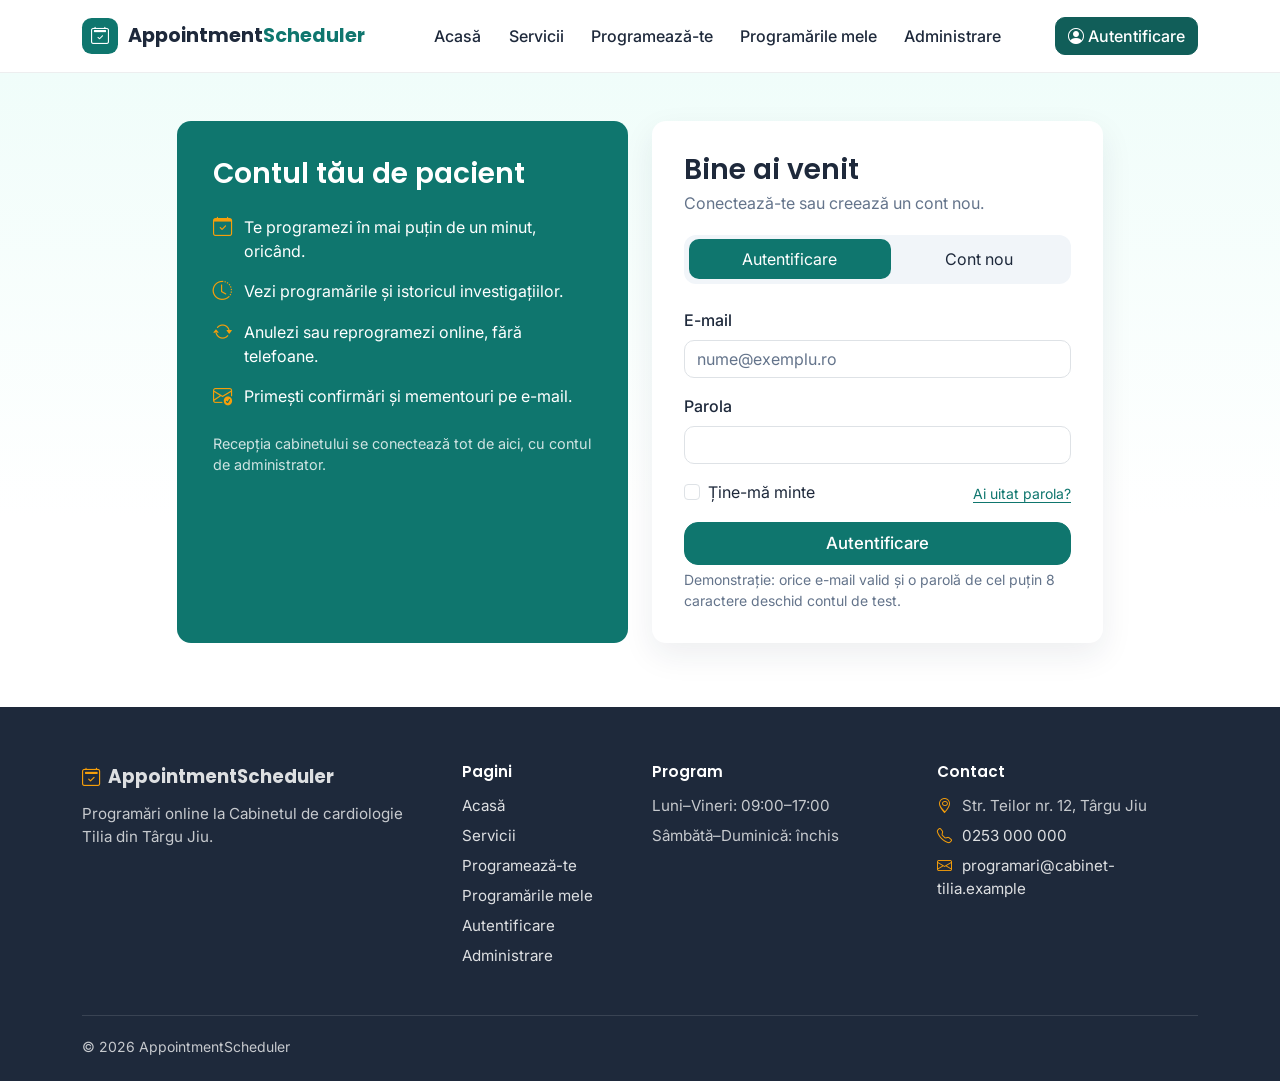
<file: autentificare.html>
<!DOCTYPE html>
<html lang="ro">
<head>
  <meta charset="UTF-8">
  <!-- viewport: pagina se adaptează la lățimea ecranului (obligatoriu pentru design responsive) -->
  <meta name="viewport" content="width=device-width, initial-scale=1">
  <meta name="description" content="Conectează-te la contul tău de pacient sau creează un cont nou.">
  <title>Autentificare — AppointmentScheduler</title>
  <link rel="icon" href="img/favicon.svg" type="image/svg+xml">

  <!-- 1. Bootstrap 5.3.8 (framework-ul CSS), încărcat prin CDN -->
  <link rel="stylesheet" href="https://cdn.jsdelivr.net/npm/bootstrap@5.3.8/dist/css/bootstrap.min.css"
        integrity="sha384-sRIl4kxILFvY47J16cr9ZwB07vP4J8+LH7qKQnuqkuIAvNWLzeN8tE5YBujZqJLB" crossorigin="anonymous">
  <!-- 2. Bootstrap Icons (pictogramele) -->
  <link rel="stylesheet" href="https://cdn.jsdelivr.net/npm/bootstrap-icons@1.13.1/font/bootstrap-icons.min.css"
        integrity="sha384-CK2SzKma4jA5H/MXDUU7i1TqZlCFaD4T01vtyDFvPlD97JQyS+IsSh1nI2EFbpyk" crossorigin="anonymous">
  <!-- 3. Fonturile: Poppins pentru titluri, Inter pentru text (Google Fonts) -->
  <link rel="preconnect" href="https://fonts.googleapis.com">
  <link rel="preconnect" href="https://fonts.gstatic.com" crossorigin>
  <link rel="stylesheet" href="https://fonts.googleapis.com/css2?family=Inter:wght@400;500;600&family=Poppins:wght@500;600;700&display=swap">
  <!-- 4. Stilurile proprii: ultimele, ca să poată suprascrie stilurile Bootstrap -->
  <link rel="stylesheet" href="css/style.css">
</head>
<body>
  <!-- Link vizibil doar la navigarea cu tastatura: sare direct la conținut -->
  <a class="visually-hidden-focusable skip-link" href="#continut">Sari la conținutul principal</a>

  <!-- ============================ ANTET ȘI MENIU (comun tuturor paginilor) ============================ -->
  <header class="site-header sticky-top">
    <nav class="navbar navbar-expand-lg" aria-label="Meniul principal">
      <div class="container">
        <a class="navbar-brand" href="index.html">
          <i class="bi bi-calendar2-check brand-icon" aria-hidden="true"></i>
          <span>Appointment<span class="brand-accent">Scheduler</span></span>
        </a>
        <!-- Butonul „hamburger”: apare doar pe ecrane mai înguste de 992 px -->
        <button class="navbar-toggler" type="button" data-bs-toggle="collapse" data-bs-target="#meniu-principal"
                aria-controls="meniu-principal" aria-expanded="false" aria-label="Deschide meniul">
          <span class="navbar-toggler-icon"></span>
        </button>
        <div class="collapse navbar-collapse" id="meniu-principal">
          <ul class="navbar-nav mx-lg-auto">
            <li class="nav-item"><a class="nav-link" href="index.html">Acasă</a></li>
            <li class="nav-item"><a class="nav-link" href="servicii.html">Servicii</a></li>
            <li class="nav-item"><a class="nav-link" href="programare.html">Programează-te</a></li>
            <li class="nav-item"><a class="nav-link" href="programarile-mele.html">Programările mele</a></li>
            <li class="nav-item"><a class="nav-link" href="admin.html">Administrare</a></li>
          </ul>
          <a class="btn btn-outline-primary btn-account active" aria-current="page" href="autentificare.html">
            <i class="bi bi-person-circle" aria-hidden="true"></i> Autentificare
          </a>
        </div>
      </div>
    </nav>
  </header>

  <main id="continut">
    <section class="auth-section" aria-label="Autentificare și cont nou">
      <div class="container">
        <div class="row g-4 justify-content-center align-items-stretch">

          <!-- Beneficiile contului (doar pe ecrane mari) -->
          <div class="col-lg-5 d-none d-lg-block">
            <div class="auth-aside">
              <h2 class="h3">Contul tău de pacient</h2>
              <ul class="auth-benefits">
                <li><i class="bi bi-calendar-check" aria-hidden="true"></i><span>Te programezi în mai puțin de un minut, oricând.</span></li>
                <li><i class="bi bi-clock-history" aria-hidden="true"></i><span>Vezi programările și istoricul investigațiilor.</span></li>
                <li><i class="bi bi-arrow-repeat" aria-hidden="true"></i><span>Anulezi sau reprogramezi online, fără telefoane.</span></li>
                <li><i class="bi bi-envelope-check" aria-hidden="true"></i><span>Primești confirmări și mementouri pe e-mail.</span></li>
              </ul>
              <p class="auth-note">Recepția cabinetului se conectează tot de aici, cu contul de administrator.</p>
            </div>
          </div>

          <!-- Formularele, în două tab-uri -->
          <div class="col-md-9 col-lg-5">
            <div class="card auth-card">
              <div class="card-body">
                <h1 class="h3 mb-1">Bine ai venit</h1>
                <p class="text-body-secondary mb-0">Conectează-te sau creează un cont nou.</p>

                <ul class="nav nav-pills nav-fill auth-tabs" role="tablist">
                  <li class="nav-item" role="presentation">
                    <button class="nav-link active" id="tab-conectare" data-bs-toggle="pill" data-bs-target="#panou-conectare"
                            type="button" role="tab" aria-controls="panou-conectare" aria-selected="true">Autentificare</button>
                  </li>
                  <li class="nav-item" role="presentation">
                    <button class="nav-link" id="tab-cont-nou" data-bs-toggle="pill" data-bs-target="#panou-cont-nou"
                            type="button" role="tab" aria-controls="panou-cont-nou" aria-selected="false">Cont nou</button>
                  </li>
                </ul>

                <div class="tab-content">
                  <!-- Tab 1: autentificare -->
                  <div class="tab-pane fade show active" id="panou-conectare" role="tabpanel" aria-labelledby="tab-conectare" tabindex="0">
                    <form class="row g-3 needs-validation" method="post" novalidate data-redirect="programarile-mele.html">
                      <div class="col-12">
                        <label for="email-conectare" class="form-label">E-mail</label>
                        <input type="email" id="email-conectare" name="email" class="form-control" required autocomplete="email" placeholder="nume@exemplu.ro">
                        <div class="invalid-feedback">Scrie adresa de e-mail a contului.</div>
                      </div>
                      <div class="col-12">
                        <label for="parola-conectare" class="form-label">Parola</label>
                        <input type="password" id="parola-conectare" name="parola" class="form-control" required minlength="8" autocomplete="current-password">
                        <div class="invalid-feedback">Parola are cel puțin 8 caractere.</div>
                      </div>
                      <div class="col-12 d-flex flex-wrap justify-content-between align-items-center gap-2">
                        <div class="form-check">
                          <input class="form-check-input" type="checkbox" id="tine-minte" name="tine_minte">
                          <label class="form-check-label" for="tine-minte">Ține-mă minte</label>
                        </div>
                        <a class="small" href="mailto:programari@cabinet-tilia.example?subject=Resetare%20parol%C4%83">Ai uitat parola?</a>
                      </div>
                      <div class="col-12 d-grid">
                        <button type="submit" class="btn btn-primary btn-lg">Autentificare</button>
                      </div>
                      <p class="col-12 form-text mb-0">Demonstrație: orice e-mail valid și o parolă de cel puțin 8 caractere deschid contul de test.</p>
                    </form>
                  </div>

                  <!-- Tab 2: cont nou -->
                  <div class="tab-pane fade" id="panou-cont-nou" role="tabpanel" aria-labelledby="tab-cont-nou" tabindex="0">
                    <form class="row g-3 needs-validation" method="post" novalidate data-redirect="programarile-mele.html?cont=nou">
                      <div class="col-sm-6">
                        <label for="nume-nou" class="form-label">Nume</label>
                        <input type="text" id="nume-nou" name="nume" class="form-control" required minlength="2" autocomplete="family-name">
                        <div class="invalid-feedback">Scrie numele.</div>
                      </div>
                      <div class="col-sm-6">
                        <label for="prenume-nou" class="form-label">Prenume</label>
                        <input type="text" id="prenume-nou" name="prenume" class="form-control" required minlength="2" autocomplete="given-name">
                        <div class="invalid-feedback">Scrie prenumele.</div>
                      </div>
                      <div class="col-12">
                        <label for="email-nou" class="form-label">E-mail</label>
                        <input type="email" id="email-nou" name="email" class="form-control" required autocomplete="email" placeholder="nume@exemplu.ro">
                        <div class="invalid-feedback">Scrie o adresă de e-mail validă.</div>
                      </div>
                      <div class="col-12">
                        <label for="telefon-nou" class="form-label">Telefon</label>
                        <input type="tel" id="telefon-nou" name="telefon" class="form-control" required pattern="0[0-9]{9}" autocomplete="tel" placeholder="07xxxxxxxx">
                        <div class="invalid-feedback">Numărul are 10 cifre și începe cu 0.</div>
                      </div>
                      <div class="col-sm-6">
                        <label for="parola-noua" class="form-label">Parola</label>
                        <input type="password" id="parola-noua" name="parola" class="form-control" required minlength="8" autocomplete="new-password" aria-describedby="ajutor-parola">
                        <div class="invalid-feedback">Cel puțin 8 caractere.</div>
                      </div>
                      <div class="col-sm-6">
                        <label for="confirmare-parola" class="form-label">Confirmă parola</label>
                        <input type="password" id="confirmare-parola" name="confirmare_parola" class="form-control" required autocomplete="new-password" data-confirma="parola-noua">
                        <div class="invalid-feedback">Parolele nu coincid.</div>
                      </div>
                      <p id="ajutor-parola" class="col-12 form-text mt-1 mb-0">Parola are cel puțin 8 caractere.</p>
                      <div class="col-12">
                        <div class="form-check">
                          <input class="form-check-input" type="checkbox" id="termeni" name="termeni" required>
                          <label class="form-check-label" for="termeni">Sunt de acord cu termenii de utilizare și cu prelucrarea datelor personale.</label>
                          <div class="invalid-feedback">Este necesar acordul tău.</div>
                        </div>
                      </div>
                      <div class="col-12 d-grid">
                        <button type="submit" class="btn btn-primary btn-lg">Creează contul</button>
                      </div>
                    </form>
                  </div>
                </div>
              </div>
            </div>
          </div>

        </div>
      </div>
    </section>
  </main>

  <!-- ============================ SUBSOL (comun tuturor paginilor) ============================ -->
  <footer class="site-footer">
    <div class="container">
      <div class="row g-4">
        <div class="col-lg-4">
          <a class="footer-brand" href="index.html"><i class="bi bi-calendar2-check" aria-hidden="true"></i> AppointmentScheduler</a>
          <p class="footer-text">Programări online la Cabinetul de cardiologie Tilia din Târgu Jiu.</p>
        </div>
        <div class="col-6 col-md-4 col-lg-2">
          <h2 class="footer-title">Pagini</h2>
          <ul class="footer-links">
            <li><a href="index.html">Acasă</a></li>
            <li><a href="servicii.html">Servicii</a></li>
            <li><a href="programare.html">Programează-te</a></li>
            <li><a href="programarile-mele.html">Programările mele</a></li>
            <li><a href="autentificare.html">Autentificare</a></li>
            <li><a href="admin.html">Administrare</a></li>
          </ul>
        </div>
        <div class="col-6 col-md-4 col-lg-3">
          <h2 class="footer-title">Program</h2>
          <ul class="footer-links">
            <li>Luni–Vineri: <span class="text-nowrap">09:00–17:00</span></li>
            <li>Sâmbătă–Duminică: închis</li>
          </ul>
        </div>
        <div class="col-md-4 col-lg-3">
          <h2 class="footer-title">Contact</h2>
          <ul class="footer-links">
            <li><i class="bi bi-geo-alt" aria-hidden="true"></i> Str. Teilor nr. 12, Târgu Jiu</li>
            <li><i class="bi bi-telephone" aria-hidden="true"></i> <a href="tel:0253000000">0253&nbsp;000&nbsp;000</a></li>
            <li class="text-break"><i class="bi bi-envelope" aria-hidden="true"></i> <a href="mailto:programari@cabinet-tilia.example">programari@cabinet-tilia.example</a></li>
          </ul>
        </div>
      </div>
      <div class="footer-bottom">
        <p>© <span data-an-curent>2026</span> AppointmentScheduler </p>
      </div>
    </div>
  </footer>

  <!-- JavaScript: Bootstrap (meniu, acordeon, tab-uri, ferestre modale) + scriptul propriu -->
  <script src="https://cdn.jsdelivr.net/npm/bootstrap@5.3.8/dist/js/bootstrap.bundle.min.js"
          integrity="sha384-FKyoEForCGlyvwx9Hj09JcYn3nv7wiPVlz7YYwJrWVcXK/BmnVDxM+D2scQbITxI" crossorigin="anonymous"></script>
  <script src="js/main.js"></script>
</body>
</html>
</file>
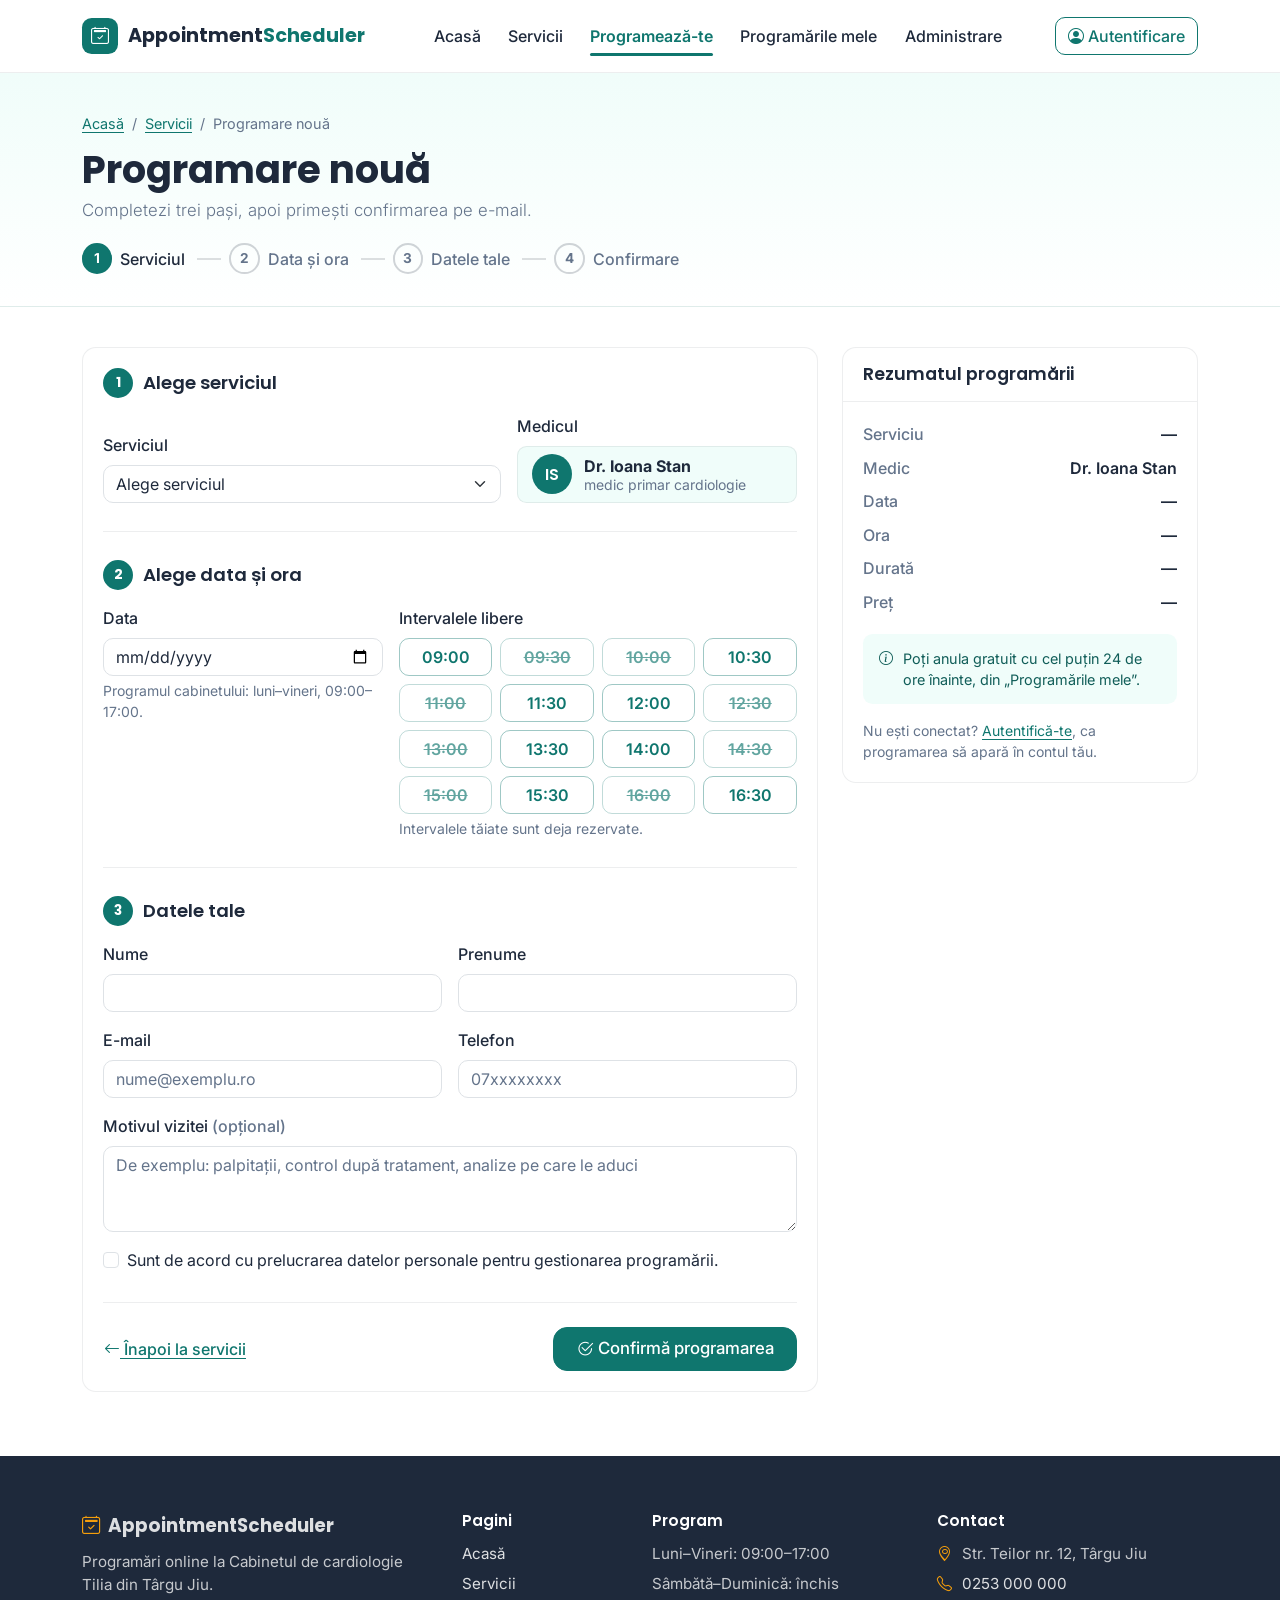
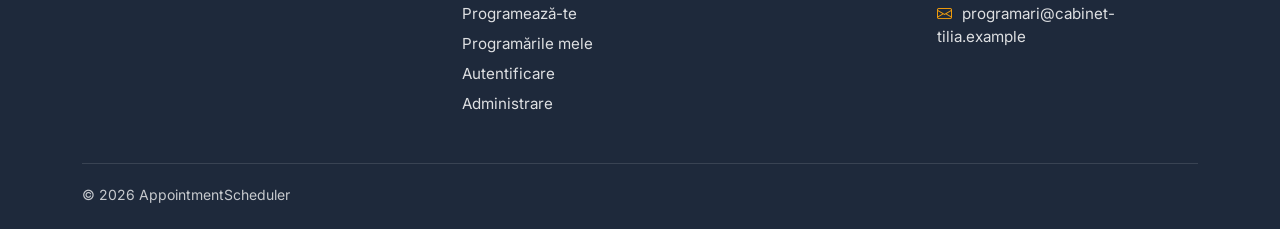
<file: programare.html>
<!DOCTYPE html>
<html lang="ro">
<head>
  <meta charset="UTF-8">
  <!-- viewport: pagina se adaptează la lățimea ecranului (obligatoriu pentru design responsive) -->
  <meta name="viewport" content="width=device-width, initial-scale=1">
  <meta name="description" content="Fă o programare în trei pași: alegi serviciul, data și ora, apoi completezi datele de contact.">
  <title>Programare nouă — AppointmentScheduler</title>
  <link rel="icon" href="img/favicon.svg" type="image/svg+xml">

  <!-- 1. Bootstrap 5.3.8 (framework-ul CSS), încărcat prin CDN -->
  <link rel="stylesheet" href="https://cdn.jsdelivr.net/npm/bootstrap@5.3.8/dist/css/bootstrap.min.css"
        integrity="sha384-sRIl4kxILFvY47J16cr9ZwB07vP4J8+LH7qKQnuqkuIAvNWLzeN8tE5YBujZqJLB" crossorigin="anonymous">
  <!-- 2. Bootstrap Icons (pictogramele) -->
  <link rel="stylesheet" href="https://cdn.jsdelivr.net/npm/bootstrap-icons@1.13.1/font/bootstrap-icons.min.css"
        integrity="sha384-CK2SzKma4jA5H/MXDUU7i1TqZlCFaD4T01vtyDFvPlD97JQyS+IsSh1nI2EFbpyk" crossorigin="anonymous">
  <!-- 3. Fonturile: Poppins pentru titluri, Inter pentru text (Google Fonts) -->
  <link rel="preconnect" href="https://fonts.googleapis.com">
  <link rel="preconnect" href="https://fonts.gstatic.com" crossorigin>
  <link rel="stylesheet" href="https://fonts.googleapis.com/css2?family=Inter:wght@400;500;600&family=Poppins:wght@500;600;700&display=swap">
  <!-- 4. Stilurile proprii: ultimele, ca să poată suprascrie stilurile Bootstrap -->
  <link rel="stylesheet" href="css/style.css">
</head>
<body>
  <!-- Link vizibil doar la navigarea cu tastatura: sare direct la conținut -->
  <a class="visually-hidden-focusable skip-link" href="#continut">Sari la conținutul principal</a>

  <!-- ============================ ANTET ȘI MENIU (comun tuturor paginilor) ============================ -->
  <header class="site-header sticky-top">
    <nav class="navbar navbar-expand-lg" aria-label="Meniul principal">
      <div class="container">
        <a class="navbar-brand" href="index.html">
          <i class="bi bi-calendar2-check brand-icon" aria-hidden="true"></i>
          <span>Appointment<span class="brand-accent">Scheduler</span></span>
        </a>
        <!-- Butonul „hamburger”: apare doar pe ecrane mai înguste de 992 px -->
        <button class="navbar-toggler" type="button" data-bs-toggle="collapse" data-bs-target="#meniu-principal"
                aria-controls="meniu-principal" aria-expanded="false" aria-label="Deschide meniul">
          <span class="navbar-toggler-icon"></span>
        </button>
        <div class="collapse navbar-collapse" id="meniu-principal">
          <ul class="navbar-nav mx-lg-auto">
            <li class="nav-item"><a class="nav-link" href="index.html">Acasă</a></li>
            <li class="nav-item"><a class="nav-link" href="servicii.html">Servicii</a></li>
            <li class="nav-item"><a class="nav-link active" aria-current="page" href="programare.html">Programează-te</a></li>
            <li class="nav-item"><a class="nav-link" href="programarile-mele.html">Programările mele</a></li>
            <li class="nav-item"><a class="nav-link" href="admin.html">Administrare</a></li>
          </ul>
          <a class="btn btn-outline-primary btn-account" href="autentificare.html">
            <i class="bi bi-person-circle" aria-hidden="true"></i> Autentificare
          </a>
        </div>
      </div>
    </nav>
  </header>

  <main id="continut">
    <!-- Antetul paginii: firul de navigare, titlul și descrierea -->
    <section class="page-header" aria-labelledby="titlu-pagina">
      <div class="container">
        <nav aria-label="Fir de navigare">
          <ol class="breadcrumb">
            <li class="breadcrumb-item"><a href="index.html">Acasă</a></li>
            <li class="breadcrumb-item"><a href="servicii.html">Servicii</a></li>
            <li class="breadcrumb-item active" aria-current="page">Programare nouă</li>
          </ol>
        </nav>
        <h1 id="titlu-pagina">Programare nouă</h1>
        <p class="lead">Completezi trei pași, apoi primești confirmarea pe e-mail.</p>
        <ol class="stepper">
          <li class="current"><span class="num">1</span> Serviciul</li>
          <li><span class="num">2</span> Data și ora</li>
          <li><span class="num">3</span> Datele tale</li>
          <li><span class="num">4</span> Confirmare</li>
        </ol>
      </div>
    </section>

    <div class="page-body">
      <div class="container">
        <div class="row g-4">

          <!-- ============ ZONA PRINCIPALĂ: formularul în trei pași ============ -->
          <div class="col-lg-8">
            <!-- data-redirect: în Etapa 1, după validare se deschide pagina „Programările mele” -->
            <form id="form-programare" class="panel panel-body needs-validation" method="post" novalidate
                  data-redirect="programarile-mele.html?programare=noua">

              <section class="form-section" aria-labelledby="pas-1">
                <h2 id="pas-1" class="form-section-title"><span class="num">1</span> Alege serviciul</h2>
                <div class="row g-3 align-items-end">
                  <div class="col-md-7">
                    <label for="serviciu" class="form-label">Serviciul</label>
                    <select id="serviciu" name="serviciu" class="form-select" required>
                      <option value="" selected disabled>Alege serviciul</option>
                      <option value="consultatie" data-nume="Consultație cardiologică" data-durata="30" data-pret="250">Consultație cardiologică — 30 min, 250 lei</option>
                      <option value="consultatie-ekg" data-nume="Consultație + EKG" data-durata="40" data-pret="300">Consultație + EKG — 40 min, 300 lei</option>
                      <option value="ecografie" data-nume="Ecografie cardiacă" data-durata="30" data-pret="300">Ecografie cardiacă — 30 min, 300 lei</option>
                      <option value="holter" data-nume="Holter EKG 24 h" data-durata="15" data-pret="350">Holter EKG 24 h — 15 min, 350 lei</option>
                      <option value="test-efort" data-nume="Test de efort" data-durata="45" data-pret="400">Test de efort — 45 min, 400 lei</option>
                      <option value="control" data-nume="Control" data-durata="20" data-pret="150">Control — 20 min, 150 lei</option>
                    </select>
                    <div class="invalid-feedback">Alege serviciul.</div>
                  </div>
                  <div class="col-md-5">
                    <p class="form-label mb-2">Medicul</p>
                    <div class="medic-box">
                      <span class="avatar avatar-sm" aria-hidden="true">IS</span>
                      <span><strong>Dr. Ioana Stan</strong><small>medic primar cardiologie</small></span>
                    </div>
                  </div>
                </div>
              </section>

              <section class="form-section" aria-labelledby="pas-2">
                <h2 id="pas-2" class="form-section-title"><span class="num">2</span> Alege data și ora</h2>
                <div class="row g-3">
                  <div class="col-md-5">
                    <label for="data-programare" class="form-label">Data</label>
                    <input type="date" id="data-programare" name="data" class="form-control" required data-validare-data>
                    <div class="invalid-feedback" data-mesaj-data>Alege data programării.</div>
                    <p class="form-text mb-0">Programul cabinetului: luni–vineri, 09:00–17:00.</p>
                  </div>
                  <div class="col-md-7">
                    <fieldset>
                      <legend class="form-label">Intervalele libere</legend>
                      <div class="slot-grid">
                          <input type="radio" class="btn-check" name="ora" id="ora-0900" value="09:00" required>
                          <label class="btn btn-slot" for="ora-0900">09:00</label>
                          <input type="radio" class="btn-check" name="ora" id="ora-0930" value="09:30" disabled>
                          <label class="btn btn-slot" for="ora-0930">09:30<span class="visually-hidden"> (ocupat)</span></label>
                          <input type="radio" class="btn-check" name="ora" id="ora-1000" value="10:00" disabled>
                          <label class="btn btn-slot" for="ora-1000">10:00<span class="visually-hidden"> (ocupat)</span></label>
                          <input type="radio" class="btn-check" name="ora" id="ora-1030" value="10:30">
                          <label class="btn btn-slot" for="ora-1030">10:30</label>
                          <input type="radio" class="btn-check" name="ora" id="ora-1100" value="11:00" disabled>
                          <label class="btn btn-slot" for="ora-1100">11:00<span class="visually-hidden"> (ocupat)</span></label>
                          <input type="radio" class="btn-check" name="ora" id="ora-1130" value="11:30">
                          <label class="btn btn-slot" for="ora-1130">11:30</label>
                          <input type="radio" class="btn-check" name="ora" id="ora-1200" value="12:00">
                          <label class="btn btn-slot" for="ora-1200">12:00</label>
                          <input type="radio" class="btn-check" name="ora" id="ora-1230" value="12:30" disabled>
                          <label class="btn btn-slot" for="ora-1230">12:30<span class="visually-hidden"> (ocupat)</span></label>
                          <input type="radio" class="btn-check" name="ora" id="ora-1300" value="13:00" disabled>
                          <label class="btn btn-slot" for="ora-1300">13:00<span class="visually-hidden"> (ocupat)</span></label>
                          <input type="radio" class="btn-check" name="ora" id="ora-1330" value="13:30">
                          <label class="btn btn-slot" for="ora-1330">13:30</label>
                          <input type="radio" class="btn-check" name="ora" id="ora-1400" value="14:00">
                          <label class="btn btn-slot" for="ora-1400">14:00</label>
                          <input type="radio" class="btn-check" name="ora" id="ora-1430" value="14:30" disabled>
                          <label class="btn btn-slot" for="ora-1430">14:30<span class="visually-hidden"> (ocupat)</span></label>
                          <input type="radio" class="btn-check" name="ora" id="ora-1500" value="15:00" disabled>
                          <label class="btn btn-slot" for="ora-1500">15:00<span class="visually-hidden"> (ocupat)</span></label>
                          <input type="radio" class="btn-check" name="ora" id="ora-1530" value="15:30">
                          <label class="btn btn-slot" for="ora-1530">15:30</label>
                          <input type="radio" class="btn-check" name="ora" id="ora-1600" value="16:00" disabled>
                          <label class="btn btn-slot" for="ora-1600">16:00<span class="visually-hidden"> (ocupat)</span></label>
                          <input type="radio" class="btn-check" name="ora" id="ora-1630" value="16:30">
                          <label class="btn btn-slot" for="ora-1630">16:30</label>
                        <div class="invalid-feedback">Alege ora programării.</div>
                      </div>
                      <p class="form-text mb-0">Intervalele tăiate sunt deja rezervate.</p>
                    </fieldset>
                  </div>
                </div>
              </section>

              <section class="form-section" aria-labelledby="pas-3">
                <h2 id="pas-3" class="form-section-title"><span class="num">3</span> Datele tale</h2>
                <div class="row g-3">
                  <div class="col-md-6">
                    <label for="nume" class="form-label">Nume</label>
                    <input type="text" id="nume" name="nume" class="form-control" required minlength="2" autocomplete="family-name">
                    <div class="invalid-feedback">Scrie numele (cel puțin 2 litere).</div>
                  </div>
                  <div class="col-md-6">
                    <label for="prenume" class="form-label">Prenume</label>
                    <input type="text" id="prenume" name="prenume" class="form-control" required minlength="2" autocomplete="given-name">
                    <div class="invalid-feedback">Scrie prenumele (cel puțin 2 litere).</div>
                  </div>
                  <div class="col-md-6">
                    <label for="email" class="form-label">E-mail</label>
                    <input type="email" id="email" name="email" class="form-control" required autocomplete="email" placeholder="nume@exemplu.ro">
                    <div class="invalid-feedback">Scrie o adresă de e-mail validă.</div>
                  </div>
                  <div class="col-md-6">
                    <label for="telefon" class="form-label">Telefon</label>
                    <input type="tel" id="telefon" name="telefon" class="form-control" required pattern="0[0-9]{9}" autocomplete="tel" placeholder="07xxxxxxxx">
                    <div class="invalid-feedback">Numărul are 10 cifre și începe cu 0.</div>
                  </div>
                  <div class="col-12">
                    <label for="observatii" class="form-label">Motivul vizitei <span class="text-body-secondary">(opțional)</span></label>
                    <textarea id="observatii" name="observatii" class="form-control" rows="3" maxlength="300"
                              placeholder="De exemplu: palpitații, control după tratament, analize pe care le aduci"></textarea>
                  </div>
                  <div class="col-12">
                    <div class="form-check">
                      <input class="form-check-input" type="checkbox" id="acord" name="acord" required>
                      <label class="form-check-label" for="acord">Sunt de acord cu prelucrarea datelor personale pentru gestionarea programării.</label>
                      <div class="invalid-feedback">Este necesar acordul tău ca să continui.</div>
                    </div>
                  </div>
                </div>
              </section>

              <div class="form-actions">
                <a class="btn btn-link px-0" href="servicii.html"><i class="bi bi-arrow-left" aria-hidden="true"></i> Înapoi la servicii</a>
                <button type="submit" class="btn btn-primary btn-lg"><i class="bi bi-check2-circle" aria-hidden="true"></i> Confirmă programarea</button>
              </div>
            </form>
          </div>

          <!-- ============ BARA LATERALĂ: rezumatul programării (completat de js/main.js) ============ -->
          <aside class="col-lg-4" aria-labelledby="titlu-rezumat">
            <div class="panel sidebar-sticky">
              <div class="panel-head"><h2 id="titlu-rezumat">Rezumatul programării</h2></div>
              <div class="panel-body">
                <dl class="summary-list">
                  <dt>Serviciu</dt><dd id="rezumat-serviciu">—</dd>
                  <dt>Medic</dt><dd>Dr. Ioana Stan</dd>
                  <dt>Data</dt><dd id="rezumat-data">—</dd>
                  <dt>Ora</dt><dd id="rezumat-ora">—</dd>
                  <dt>Durată</dt><dd id="rezumat-durata">—</dd>
                  <dt>Preț</dt><dd id="rezumat-pret">—</dd>
                </dl>
                <p class="info-box"><i class="bi bi-info-circle" aria-hidden="true"></i>
                  <span>Poți anula gratuit cu cel puțin 24 de ore înainte, din „Programările mele”.</span></p>
                <p class="small text-body-secondary mb-0">Nu ești conectat? <a href="autentificare.html">Autentifică-te</a>, ca programarea să apară în contul tău.</p>
              </div>
            </div>
          </aside>

        </div>
      </div>
    </div>
  </main>

  <!-- ============================ SUBSOL (comun tuturor paginilor) ============================ -->
  <footer class="site-footer">
    <div class="container">
      <div class="row g-4">
        <div class="col-lg-4">
          <a class="footer-brand" href="index.html"><i class="bi bi-calendar2-check" aria-hidden="true"></i> AppointmentScheduler</a>
          <p class="footer-text">Programări online la Cabinetul de cardiologie Tilia din Târgu Jiu.</p>
        </div>
        <div class="col-6 col-md-4 col-lg-2">
          <h2 class="footer-title">Pagini</h2>
          <ul class="footer-links">
            <li><a href="index.html">Acasă</a></li>
            <li><a href="servicii.html">Servicii</a></li>
            <li><a href="programare.html">Programează-te</a></li>
            <li><a href="programarile-mele.html">Programările mele</a></li>
            <li><a href="autentificare.html">Autentificare</a></li>
            <li><a href="admin.html">Administrare</a></li>
          </ul>
        </div>
        <div class="col-6 col-md-4 col-lg-3">
          <h2 class="footer-title">Program</h2>
          <ul class="footer-links">
            <li>Luni–Vineri: <span class="text-nowrap">09:00–17:00</span></li>
            <li>Sâmbătă–Duminică: închis</li>
          </ul>
        </div>
        <div class="col-md-4 col-lg-3">
          <h2 class="footer-title">Contact</h2>
          <ul class="footer-links">
            <li><i class="bi bi-geo-alt" aria-hidden="true"></i> Str. Teilor nr. 12, Târgu Jiu</li>
            <li><i class="bi bi-telephone" aria-hidden="true"></i> <a href="tel:0253000000">0253&nbsp;000&nbsp;000</a></li>
            <li class="text-break"><i class="bi bi-envelope" aria-hidden="true"></i> <a href="mailto:programari@cabinet-tilia.example">programari@cabinet-tilia.example</a></li>
          </ul>
        </div>
      </div>
      <div class="footer-bottom">
        <p>© <span data-an-curent>2026</span> AppointmentScheduler </p>
      </div>
    </div>
  </footer>

  <!-- JavaScript: Bootstrap (meniu, acordeon, tab-uri, ferestre modale) + scriptul propriu -->
  <script src="https://cdn.jsdelivr.net/npm/bootstrap@5.3.8/dist/js/bootstrap.bundle.min.js"
          integrity="sha384-FKyoEForCGlyvwx9Hj09JcYn3nv7wiPVlz7YYwJrWVcXK/BmnVDxM+D2scQbITxI" crossorigin="anonymous"></script>
  <script src="js/main.js"></script>
</body>
</html>
</file>
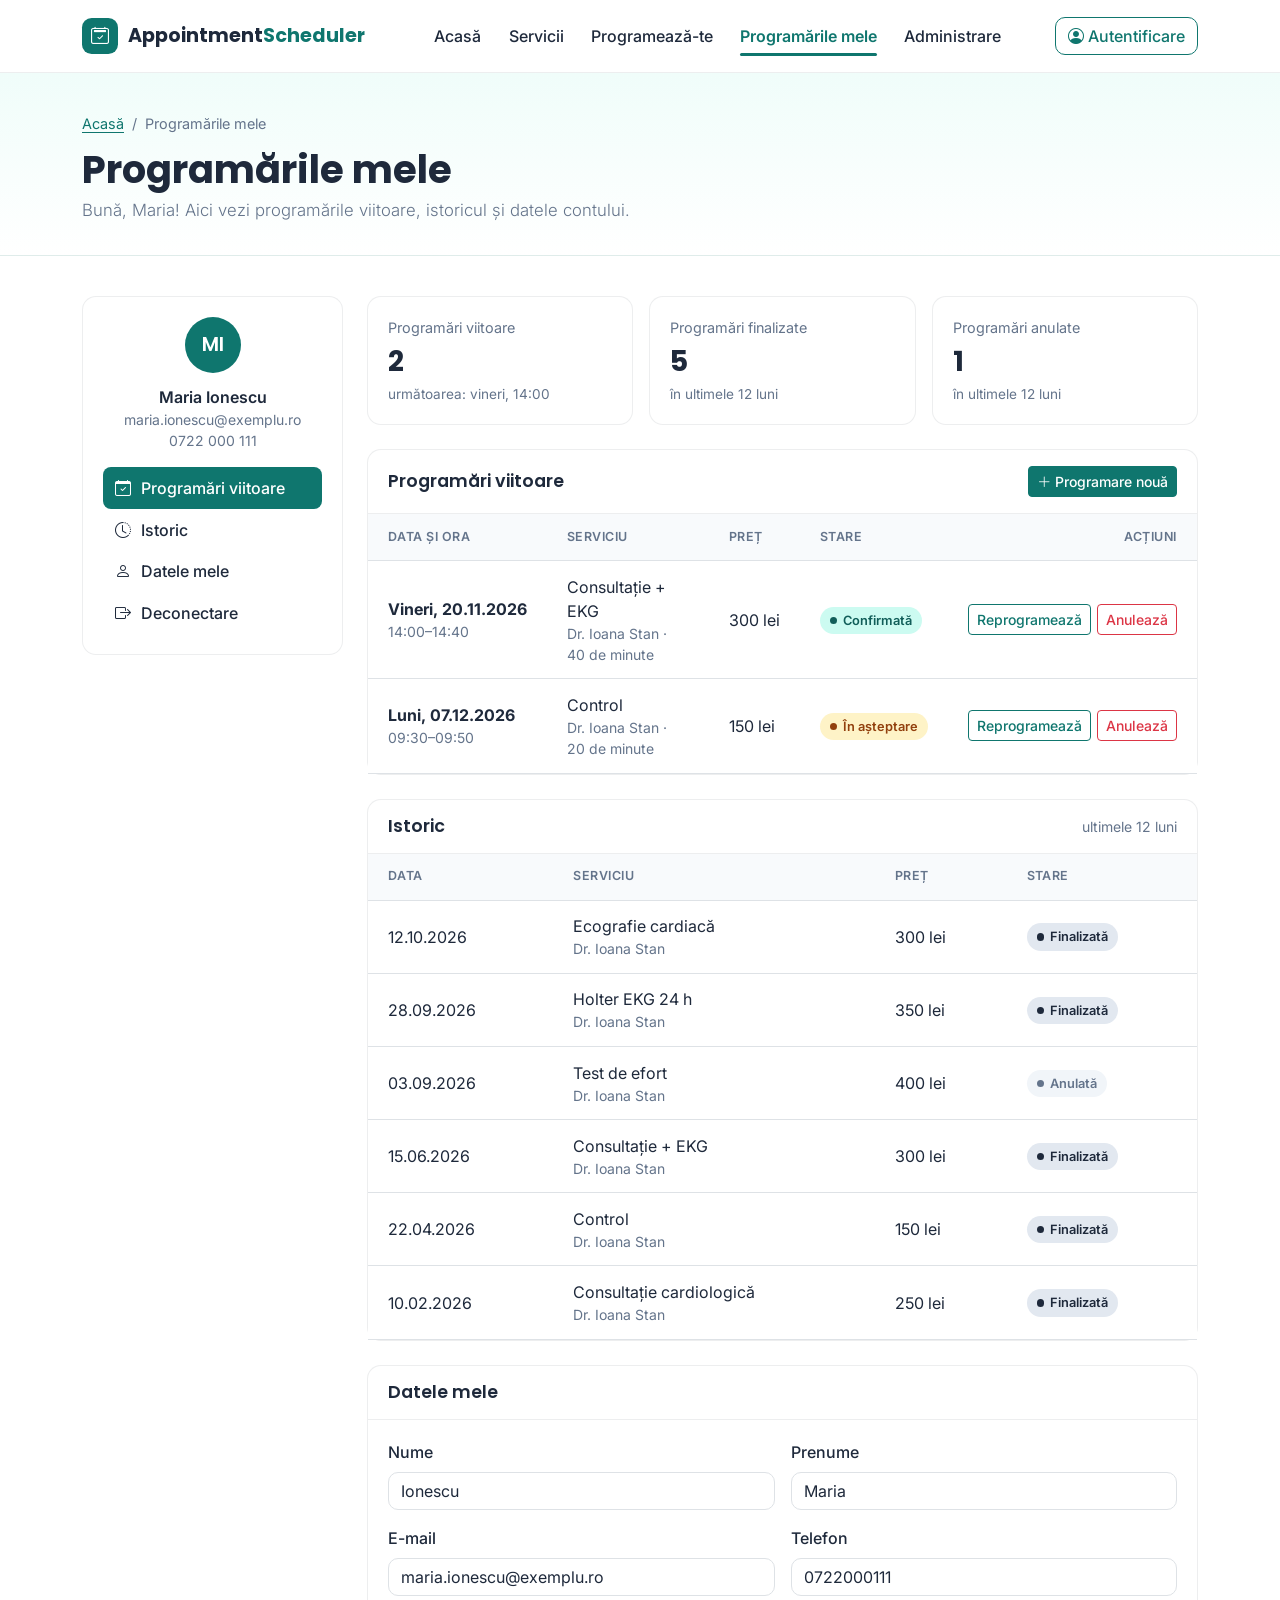
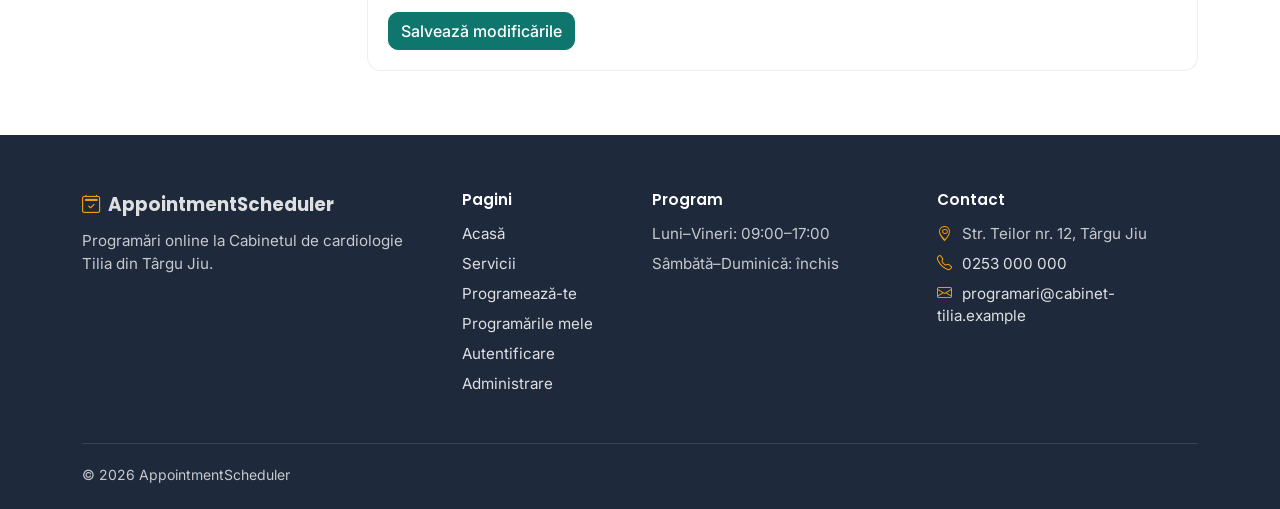
<file: programarile-mele.html>
<!DOCTYPE html>
<html lang="ro">
<head>
  <meta charset="UTF-8">
  <!-- viewport: pagina se adaptează la lățimea ecranului (obligatoriu pentru design responsive) -->
  <meta name="viewport" content="width=device-width, initial-scale=1">
  <meta name="description" content="Programările viitoare, istoricul și datele contului tău.">
  <title>Programările mele — AppointmentScheduler</title>
  <link rel="icon" href="img/favicon.svg" type="image/svg+xml">

  <!-- 1. Bootstrap 5.3.8 (framework-ul CSS), încărcat prin CDN -->
  <link rel="stylesheet" href="https://cdn.jsdelivr.net/npm/bootstrap@5.3.8/dist/css/bootstrap.min.css"
        integrity="sha384-sRIl4kxILFvY47J16cr9ZwB07vP4J8+LH7qKQnuqkuIAvNWLzeN8tE5YBujZqJLB" crossorigin="anonymous">
  <!-- 2. Bootstrap Icons (pictogramele) -->
  <link rel="stylesheet" href="https://cdn.jsdelivr.net/npm/bootstrap-icons@1.13.1/font/bootstrap-icons.min.css"
        integrity="sha384-CK2SzKma4jA5H/MXDUU7i1TqZlCFaD4T01vtyDFvPlD97JQyS+IsSh1nI2EFbpyk" crossorigin="anonymous">
  <!-- 3. Fonturile: Poppins pentru titluri, Inter pentru text (Google Fonts) -->
  <link rel="preconnect" href="https://fonts.googleapis.com">
  <link rel="preconnect" href="https://fonts.gstatic.com" crossorigin>
  <link rel="stylesheet" href="https://fonts.googleapis.com/css2?family=Inter:wght@400;500;600&family=Poppins:wght@500;600;700&display=swap">
  <!-- 4. Stilurile proprii: ultimele, ca să poată suprascrie stilurile Bootstrap -->
  <link rel="stylesheet" href="css/style.css">
</head>
<body>
  <!-- Link vizibil doar la navigarea cu tastatura: sare direct la conținut -->
  <a class="visually-hidden-focusable skip-link" href="#continut">Sari la conținutul principal</a>

  <!-- ============================ ANTET ȘI MENIU (comun tuturor paginilor) ============================ -->
  <header class="site-header sticky-top">
    <nav class="navbar navbar-expand-lg" aria-label="Meniul principal">
      <div class="container">
        <a class="navbar-brand" href="index.html">
          <i class="bi bi-calendar2-check brand-icon" aria-hidden="true"></i>
          <span>Appointment<span class="brand-accent">Scheduler</span></span>
        </a>
        <!-- Butonul „hamburger”: apare doar pe ecrane mai înguste de 992 px -->
        <button class="navbar-toggler" type="button" data-bs-toggle="collapse" data-bs-target="#meniu-principal"
                aria-controls="meniu-principal" aria-expanded="false" aria-label="Deschide meniul">
          <span class="navbar-toggler-icon"></span>
        </button>
        <div class="collapse navbar-collapse" id="meniu-principal">
          <ul class="navbar-nav mx-lg-auto">
            <li class="nav-item"><a class="nav-link" href="index.html">Acasă</a></li>
            <li class="nav-item"><a class="nav-link" href="servicii.html">Servicii</a></li>
            <li class="nav-item"><a class="nav-link" href="programare.html">Programează-te</a></li>
            <li class="nav-item"><a class="nav-link active" aria-current="page" href="programarile-mele.html">Programările mele</a></li>
            <li class="nav-item"><a class="nav-link" href="admin.html">Administrare</a></li>
          </ul>
          <a class="btn btn-outline-primary btn-account" href="autentificare.html">
            <i class="bi bi-person-circle" aria-hidden="true"></i> Autentificare
          </a>
        </div>
      </div>
    </nav>
  </header>

  <main id="continut">
    <!-- Antetul paginii: firul de navigare, titlul și descrierea -->
    <section class="page-header" aria-labelledby="titlu-pagina">
      <div class="container">
        <nav aria-label="Fir de navigare">
          <ol class="breadcrumb">
            <li class="breadcrumb-item"><a href="index.html">Acasă</a></li>
            <li class="breadcrumb-item active" aria-current="page">Programările mele</li>
          </ol>
        </nav>
        <h1 id="titlu-pagina">Programările mele</h1>
        <p class="lead">Bună, Maria! Aici vezi programările viitoare, istoricul și datele contului.</p>
      </div>
    </section>

    <div class="page-body">
      <div class="container">
        <!-- Mesaje de confirmare: js/main.js le afișează după parametrul din adresa paginii -->
        <div class="alert alert-success d-none" role="status" data-mesaj="programare=noua">
          <i class="bi bi-check2-circle" aria-hidden="true"></i> Programarea a fost înregistrată. Vei primi confirmarea pe e-mail.
          <span class="d-block small">Demonstrație: în Etapa 1 datele nu se salvează încă.</span>
        </div>
        <div class="alert alert-success d-none" role="status" data-mesaj="cont=nou">
          <i class="bi bi-check2-circle" aria-hidden="true"></i> Contul a fost creat. Bine ai venit!
          <span class="d-block small">Demonstrație: în Etapa 1 datele nu se salvează încă.</span>
        </div>
        <div class="alert alert-success d-none" role="status" data-mesaj="profil=salvat">
          <i class="bi bi-check2-circle" aria-hidden="true"></i> Datele tale au fost actualizate.
          <span class="d-block small">Demonstrație: în Etapa 1 datele nu se salvează încă.</span>
        </div>

        <div class="row g-4">

          <!-- ============ BARA LATERALĂ: profilul și meniul contului ============ -->
          <aside class="col-lg-3" aria-label="Contul meu">
            <div class="sidebar-card sidebar-sticky">
              <div class="profile-card">
                <span class="avatar" aria-hidden="true">MI</span>
                <p class="fw-semibold mb-0">Maria Ionescu</p>
                <p class="small text-body-secondary mb-0 text-break">maria.ionescu@exemplu.ro</p>
                <p class="small text-body-secondary">0722 000 111</p>
              </div>
              <nav aria-label="Meniul contului">
                <ul class="nav flex-column side-nav">
                  <li class="nav-item"><a class="nav-link active" aria-current="true" href="#viitoare"><i class="bi bi-calendar-check" aria-hidden="true"></i> Programări viitoare</a></li>
                  <li class="nav-item"><a class="nav-link" href="#istoric"><i class="bi bi-clock-history" aria-hidden="true"></i> Istoric</a></li>
                  <li class="nav-item"><a class="nav-link" href="#profil"><i class="bi bi-person" aria-hidden="true"></i> Datele mele</a></li>
                  <li class="nav-item"><a class="nav-link" href="index.html"><i class="bi bi-box-arrow-right" aria-hidden="true"></i> Deconectare</a></li>
                </ul>
              </nav>
            </div>
          </aside>

          <!-- ============ ZONA PRINCIPALĂ ============ -->
          <div class="col-lg-9">
            <div class="row row-cols-1 row-cols-sm-3 g-3 mb-4">
              <div class="col"><div class="kpi-card"><p class="kpi-label">Programări viitoare</p><p class="kpi-value">2</p><p class="kpi-note">următoarea: vineri, 14:00</p></div></div>
              <div class="col"><div class="kpi-card"><p class="kpi-label">Programări finalizate</p><p class="kpi-value">5</p><p class="kpi-note">în ultimele 12 luni</p></div></div>
              <div class="col"><div class="kpi-card"><p class="kpi-label">Programări anulate</p><p class="kpi-value">1</p><p class="kpi-note">în ultimele 12 luni</p></div></div>
            </div>

            <section class="panel" id="viitoare" aria-labelledby="titlu-viitoare">
              <div class="panel-head">
                <h2 id="titlu-viitoare">Programări viitoare</h2>
                <a class="btn btn-sm btn-primary" href="programare.html"><i class="bi bi-plus-lg" aria-hidden="true"></i> Programare nouă</a>
              </div>
              <div class="table-responsive">
                <table class="table table-app table-hover">
                  <thead>
                    <tr><th scope="col">Data și ora</th><th scope="col">Serviciu</th><th scope="col">Preț</th><th scope="col">Stare</th><th scope="col" class="text-end">Acțiuni</th></tr>
                  </thead>
                  <tbody>
                    <tr>
                      <td class="text-nowrap"><strong>Vineri, 20.11.2026</strong><small>14:00–14:40</small></td>
                      <td>Consultație + EKG<small>Dr. Ioana Stan · 40 de minute</small></td>
                      <td class="text-nowrap">300 lei</td>
                      <td><span class="status status-confirmata">Confirmată</span></td>
                      <td>
                        <div class="table-actions">
                          <a class="btn btn-sm btn-outline-primary" href="programare.html?serviciu=consultatie-ekg">Reprogramează</a>
                          <button type="button" class="btn btn-sm btn-outline-danger" data-bs-toggle="modal" data-bs-target="#modal-anulare"
                                  data-programare="vineri, 20.11.2026, ora 14:00 — Consultație + EKG">Anulează</button>
                        </div>
                      </td>
                    </tr>
                    <tr>
                      <td class="text-nowrap"><strong>Luni, 07.12.2026</strong><small>09:30–09:50</small></td>
                      <td>Control<small>Dr. Ioana Stan · 20 de minute</small></td>
                      <td class="text-nowrap">150 lei</td>
                      <td><span class="status status-asteptare">În așteptare</span></td>
                      <td>
                        <div class="table-actions">
                          <a class="btn btn-sm btn-outline-primary" href="programare.html?serviciu=control">Reprogramează</a>
                          <button type="button" class="btn btn-sm btn-outline-danger" data-bs-toggle="modal" data-bs-target="#modal-anulare"
                                  data-programare="luni, 07.12.2026, ora 09:30 — Control">Anulează</button>
                        </div>
                      </td>
                    </tr>
                  </tbody>
                </table>
              </div>
            </section>

            <section class="panel" id="istoric" aria-labelledby="titlu-istoric">
              <div class="panel-head">
                <h2 id="titlu-istoric">Istoric</h2>
                <span class="small text-body-secondary">ultimele 12 luni</span>
              </div>
              <div class="table-responsive">
                <table class="table table-app">
                  <thead>
                    <tr><th scope="col">Data</th><th scope="col">Serviciu</th><th scope="col">Preț</th><th scope="col">Stare</th></tr>
                  </thead>
                  <tbody>
                    <tr>
                      <td>12.10.2026</td>
                      <td>Ecografie cardiacă<small>Dr. Ioana Stan</small></td>
                      <td class="text-nowrap">300 lei</td>
                      <td><span class="status status-finalizata">Finalizată</span></td>
                    </tr>
                    <tr>
                      <td>28.09.2026</td>
                      <td>Holter EKG 24 h<small>Dr. Ioana Stan</small></td>
                      <td class="text-nowrap">350 lei</td>
                      <td><span class="status status-finalizata">Finalizată</span></td>
                    </tr>
                    <tr>
                      <td>03.09.2026</td>
                      <td>Test de efort<small>Dr. Ioana Stan</small></td>
                      <td class="text-nowrap">400 lei</td>
                      <td><span class="status status-anulata">Anulată</span></td>
                    </tr>
                    <tr>
                      <td>15.06.2026</td>
                      <td>Consultație + EKG<small>Dr. Ioana Stan</small></td>
                      <td class="text-nowrap">300 lei</td>
                      <td><span class="status status-finalizata">Finalizată</span></td>
                    </tr>
                    <tr>
                      <td>22.04.2026</td>
                      <td>Control<small>Dr. Ioana Stan</small></td>
                      <td class="text-nowrap">150 lei</td>
                      <td><span class="status status-finalizata">Finalizată</span></td>
                    </tr>
                    <tr>
                      <td>10.02.2026</td>
                      <td>Consultație cardiologică<small>Dr. Ioana Stan</small></td>
                      <td class="text-nowrap">250 lei</td>
                      <td><span class="status status-finalizata">Finalizată</span></td>
                    </tr>
                  </tbody>
                </table>
              </div>
            </section>

            <section class="panel" id="profil" aria-labelledby="titlu-profil">
              <div class="panel-head"><h2 id="titlu-profil">Datele mele</h2></div>
              <form class="panel-body row g-3 needs-validation" method="post" novalidate data-redirect="programarile-mele.html?profil=salvat">
                <div class="col-md-6">
                  <label for="profil-nume" class="form-label">Nume</label>
                  <input type="text" id="profil-nume" name="nume" class="form-control" value="Ionescu" required minlength="2" autocomplete="family-name">
                  <div class="invalid-feedback">Scrie numele (cel puțin 2 litere).</div>
                </div>
                <div class="col-md-6">
                  <label for="profil-prenume" class="form-label">Prenume</label>
                  <input type="text" id="profil-prenume" name="prenume" class="form-control" value="Maria" required minlength="2" autocomplete="given-name">
                  <div class="invalid-feedback">Scrie prenumele (cel puțin 2 litere).</div>
                </div>
                <div class="col-md-6">
                  <label for="profil-email" class="form-label">E-mail</label>
                  <input type="email" id="profil-email" name="email" class="form-control" value="maria.ionescu@exemplu.ro" required autocomplete="email">
                  <div class="invalid-feedback">Scrie o adresă de e-mail validă.</div>
                </div>
                <div class="col-md-6">
                  <label for="profil-telefon" class="form-label">Telefon</label>
                  <input type="tel" id="profil-telefon" name="telefon" class="form-control" value="0722000111" required pattern="0[0-9]{9}" autocomplete="tel">
                  <div class="invalid-feedback">Numărul are 10 cifre și începe cu 0.</div>
                </div>
                <div class="col-12">
                  <button type="submit" class="btn btn-primary">Salvează modificările</button>
                </div>
              </form>
            </section>
          </div>

        </div>
      </div>
    </div>
  </main>

  <!-- Fereastra de confirmare pentru anulare (componenta „modal” din Bootstrap) -->
  <div class="modal fade" id="modal-anulare" tabindex="-1" role="dialog" aria-labelledby="titlu-anulare">
    <div class="modal-dialog modal-dialog-centered">
      <div class="modal-content">
        <div class="modal-header">
          <h2 class="modal-title h5" id="titlu-anulare">Anulezi programarea?</h2>
          <button type="button" class="btn-close" data-bs-dismiss="modal" aria-label="Închide"></button>
        </div>
        <div class="modal-body">
          <p id="text-anulare" class="fw-semibold mb-2"></p>
          <p class="mb-0 text-body-secondary">Intervalul devine liber pentru alți pacienți. Anularea este gratuită cu cel puțin 24 de ore înainte.</p>
        </div>
        <div class="modal-footer">
          <button type="button" class="btn btn-outline-secondary" data-bs-dismiss="modal">Renunț</button>
          <button type="button" class="btn btn-danger" data-bs-dismiss="modal">Da, anulează</button>
        </div>
      </div>
    </div>
  </div>

  <!-- ============================ SUBSOL (comun tuturor paginilor) ============================ -->
  <footer class="site-footer">
    <div class="container">
      <div class="row g-4">
        <div class="col-lg-4">
          <a class="footer-brand" href="index.html"><i class="bi bi-calendar2-check" aria-hidden="true"></i> AppointmentScheduler</a>
          <p class="footer-text">Programări online la Cabinetul de cardiologie Tilia din Târgu Jiu.</p>
        </div>
        <div class="col-6 col-md-4 col-lg-2">
          <h2 class="footer-title">Pagini</h2>
          <ul class="footer-links">
            <li><a href="index.html">Acasă</a></li>
            <li><a href="servicii.html">Servicii</a></li>
            <li><a href="programare.html">Programează-te</a></li>
            <li><a href="programarile-mele.html">Programările mele</a></li>
            <li><a href="autentificare.html">Autentificare</a></li>
            <li><a href="admin.html">Administrare</a></li>
          </ul>
        </div>
        <div class="col-6 col-md-4 col-lg-3">
          <h2 class="footer-title">Program</h2>
          <ul class="footer-links">
            <li>Luni–Vineri: <span class="text-nowrap">09:00–17:00</span></li>
            <li>Sâmbătă–Duminică: închis</li>
          </ul>
        </div>
        <div class="col-md-4 col-lg-3">
          <h2 class="footer-title">Contact</h2>
          <ul class="footer-links">
            <li><i class="bi bi-geo-alt" aria-hidden="true"></i> Str. Teilor nr. 12, Târgu Jiu</li>
            <li><i class="bi bi-telephone" aria-hidden="true"></i> <a href="tel:0253000000">0253&nbsp;000&nbsp;000</a></li>
            <li class="text-break"><i class="bi bi-envelope" aria-hidden="true"></i> <a href="mailto:programari@cabinet-tilia.example">programari@cabinet-tilia.example</a></li>
          </ul>
        </div>
      </div>
      <div class="footer-bottom">
        <p>© <span data-an-curent>2026</span> AppointmentScheduler </p>
      </div>
    </div>
  </footer>

  <!-- JavaScript: Bootstrap (meniu, acordeon, tab-uri, ferestre modale) + scriptul propriu -->
  <script src="https://cdn.jsdelivr.net/npm/bootstrap@5.3.8/dist/js/bootstrap.bundle.min.js"
          integrity="sha384-FKyoEForCGlyvwx9Hj09JcYn3nv7wiPVlz7YYwJrWVcXK/BmnVDxM+D2scQbITxI" crossorigin="anonymous"></script>
  <script src="js/main.js"></script>
</body>
</html>
</file>
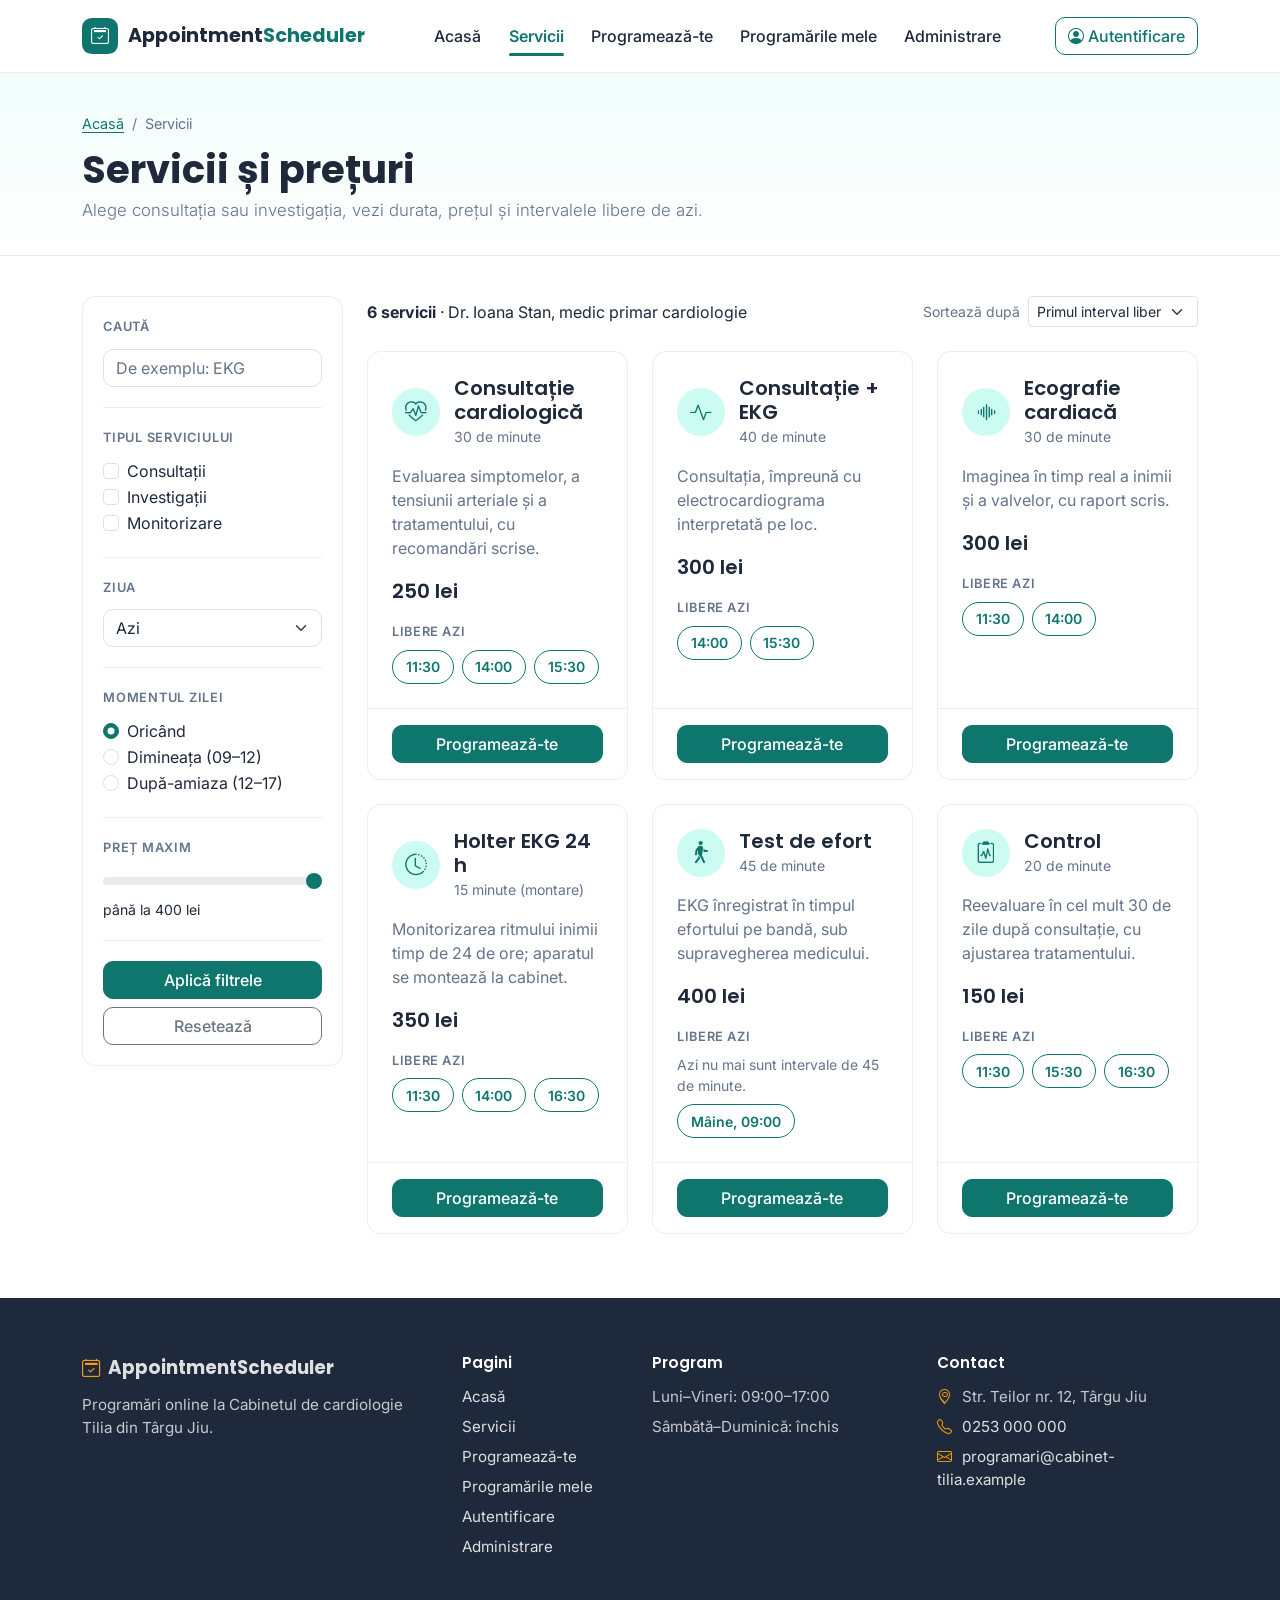
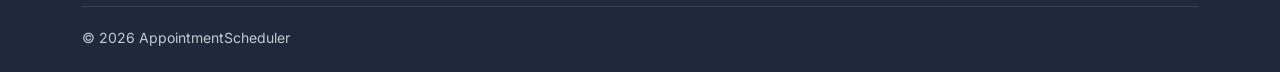
<file: servicii.html>
<!DOCTYPE html>
<html lang="ro">
<head>
  <meta charset="UTF-8">
  <!-- viewport: pagina se adaptează la lățimea ecranului (obligatoriu pentru design responsive) -->
  <meta name="viewport" content="width=device-width, initial-scale=1">
  <meta name="description" content="Serviciile Cabinetului de cardiologie Tilia: consultații și investigații, cu durată, preț și intervalele libere de azi.">
  <title>Servicii și prețuri — AppointmentScheduler</title>
  <link rel="icon" href="img/favicon.svg" type="image/svg+xml">

  <!-- 1. Bootstrap 5.3.8 (framework-ul CSS), încărcat prin CDN -->
  <link rel="stylesheet" href="https://cdn.jsdelivr.net/npm/bootstrap@5.3.8/dist/css/bootstrap.min.css"
        integrity="sha384-sRIl4kxILFvY47J16cr9ZwB07vP4J8+LH7qKQnuqkuIAvNWLzeN8tE5YBujZqJLB" crossorigin="anonymous">
  <!-- 2. Bootstrap Icons (pictogramele) -->
  <link rel="stylesheet" href="https://cdn.jsdelivr.net/npm/bootstrap-icons@1.13.1/font/bootstrap-icons.min.css"
        integrity="sha384-CK2SzKma4jA5H/MXDUU7i1TqZlCFaD4T01vtyDFvPlD97JQyS+IsSh1nI2EFbpyk" crossorigin="anonymous">
  <!-- 3. Fonturile: Poppins pentru titluri, Inter pentru text (Google Fonts) -->
  <link rel="preconnect" href="https://fonts.googleapis.com">
  <link rel="preconnect" href="https://fonts.gstatic.com" crossorigin>
  <link rel="stylesheet" href="https://fonts.googleapis.com/css2?family=Inter:wght@400;500;600&family=Poppins:wght@500;600;700&display=swap">
  <!-- 4. Stilurile proprii: ultimele, ca să poată suprascrie stilurile Bootstrap -->
  <link rel="stylesheet" href="css/style.css">
</head>
<body>
  <!-- Link vizibil doar la navigarea cu tastatura: sare direct la conținut -->
  <a class="visually-hidden-focusable skip-link" href="#continut">Sari la conținutul principal</a>

  <!-- ============================ ANTET ȘI MENIU (comun tuturor paginilor) ============================ -->
  <header class="site-header sticky-top">
    <nav class="navbar navbar-expand-lg" aria-label="Meniul principal">
      <div class="container">
        <a class="navbar-brand" href="index.html">
          <i class="bi bi-calendar2-check brand-icon" aria-hidden="true"></i>
          <span>Appointment<span class="brand-accent">Scheduler</span></span>
        </a>
        <!-- Butonul „hamburger”: apare doar pe ecrane mai înguste de 992 px -->
        <button class="navbar-toggler" type="button" data-bs-toggle="collapse" data-bs-target="#meniu-principal"
                aria-controls="meniu-principal" aria-expanded="false" aria-label="Deschide meniul">
          <span class="navbar-toggler-icon"></span>
        </button>
        <div class="collapse navbar-collapse" id="meniu-principal">
          <ul class="navbar-nav mx-lg-auto">
            <li class="nav-item"><a class="nav-link" href="index.html">Acasă</a></li>
            <li class="nav-item"><a class="nav-link active" aria-current="page" href="servicii.html">Servicii</a></li>
            <li class="nav-item"><a class="nav-link" href="programare.html">Programează-te</a></li>
            <li class="nav-item"><a class="nav-link" href="programarile-mele.html">Programările mele</a></li>
            <li class="nav-item"><a class="nav-link" href="admin.html">Administrare</a></li>
          </ul>
          <a class="btn btn-outline-primary btn-account" href="autentificare.html">
            <i class="bi bi-person-circle" aria-hidden="true"></i> Autentificare
          </a>
        </div>
      </div>
    </nav>
  </header>

  <main id="continut">
    <!-- Antetul paginii: firul de navigare, titlul și descrierea -->
    <section class="page-header" aria-labelledby="titlu-pagina">
      <div class="container">
        <nav aria-label="Fir de navigare">
          <ol class="breadcrumb">
            <li class="breadcrumb-item"><a href="index.html">Acasă</a></li>
            <li class="breadcrumb-item active" aria-current="page">Servicii</li>
          </ol>
        </nav>
        <h1 id="titlu-pagina">Servicii și prețuri</h1>
        <p class="lead">Alege consultația sau investigația, vezi durata, prețul și intervalele libere de azi.</p>
      </div>
    </section>

    <div class="page-body">
      <div class="container">
        <div class="row g-4">

          <!-- ============ BARA LATERALĂ: filtrele (pe telefon devin un panou glisant) ============ -->
          <aside class="col-lg-3" aria-label="Filtre">
            <button class="btn btn-outline-primary w-100 d-lg-none sidebar-toggle" type="button"
                    data-bs-toggle="offcanvas" data-bs-target="#filtre" aria-controls="filtre">
              <i class="bi bi-funnel" aria-hidden="true"></i> Filtrează serviciile
            </button>
            <div class="offcanvas-lg offcanvas-start" tabindex="-1" id="filtre">
              <div class="offcanvas-header">
                <h2 class="offcanvas-title h5" id="titlu-filtre">Filtre</h2>
                <button type="button" class="btn-close" data-bs-dismiss="offcanvas" data-bs-target="#filtre" aria-label="Închide filtrele"></button>
              </div>
              <div class="offcanvas-body">
                <!-- În Etapa 1 filtrele doar reîncarcă pagina; filtrarea reală vine odată cu baza de date -->
                <form class="sidebar-card sidebar-sticky w-100" action="servicii.html" method="get">
                  <div class="filter-group">
                    <label for="cauta" class="sidebar-title">Caută</label>
                    <input type="search" id="cauta" name="q" class="form-control" placeholder="De exemplu: EKG">
                  </div>
                  <fieldset class="filter-group">
                    <legend class="sidebar-title">Tipul serviciului</legend>
                    <div class="form-check"><input class="form-check-input" type="checkbox" id="f-consultatii" name="categorie" value="consultatii"><label class="form-check-label" for="f-consultatii">Consultații</label></div>
                    <div class="form-check"><input class="form-check-input" type="checkbox" id="f-investigatii" name="categorie" value="investigatii"><label class="form-check-label" for="f-investigatii">Investigații</label></div>
                    <div class="form-check"><input class="form-check-input" type="checkbox" id="f-monitorizare" name="categorie" value="monitorizare"><label class="form-check-label" for="f-monitorizare">Monitorizare</label></div>
                  </fieldset>
                  <div class="filter-group">
                    <label for="f-zi" class="sidebar-title">Ziua</label>
                    <select id="f-zi" name="zi" class="form-select">
                      <option value="oricand">Oricând</option>
                      <option value="azi" selected>Azi</option>
                      <option value="maine">Mâine</option>
                      <option value="saptamana">Săptămâna aceasta</option>
                    </select>
                  </div>
                  <fieldset class="filter-group">
                    <legend class="sidebar-title">Momentul zilei</legend>
                    <div class="form-check"><input class="form-check-input" type="radio" id="m-oricand" name="moment" value="oricand" checked><label class="form-check-label" for="m-oricand">Oricând</label></div>
                    <div class="form-check"><input class="form-check-input" type="radio" id="m-dimineata" name="moment" value="dimineata"><label class="form-check-label" for="m-dimineata">Dimineața (09–12)</label></div>
                    <div class="form-check"><input class="form-check-input" type="radio" id="m-dupa-amiaza" name="moment" value="dupa-amiaza"><label class="form-check-label" for="m-dupa-amiaza">După-amiaza (12–17)</label></div>
                  </fieldset>
                  <div class="filter-group">
                    <label for="f-pret" class="sidebar-title">Preț maxim</label>
                    <input type="range" class="form-range" id="f-pret" name="pret" min="100" max="400" step="10" value="400" data-afisare="valoare-pret">
                    <p class="small mb-0">până la <output id="valoare-pret" for="f-pret">400</output> lei</p>
                  </div>
                  <div class="filter-group d-grid gap-2">
                    <button type="submit" class="btn btn-primary">Aplică filtrele</button>
                    <button type="reset" class="btn btn-outline-secondary">Resetează</button>
                  </div>
                </form>
              </div>
            </div>
          </aside>

          <!-- ============ ZONA PRINCIPALĂ: rezultatele ============ -->
          <div class="col-lg-9">
            <div class="results-bar">
              <p class="mb-0"><strong>6 servicii</strong> · Dr. Ioana Stan, medic primar cardiologie</p>
              <div class="d-flex align-items-center gap-2">
                <label for="sortare" class="small text-body-secondary text-nowrap">Sortează după</label>
                <select id="sortare" name="sortare" class="form-select form-select-sm">
                  <option value="interval">Primul interval liber</option>
                  <option value="pret">Preț crescător</option>
                  <option value="durata">Durată</option>
                </select>
              </div>
            </div>

            <!-- Grila de carduri: 1 coloană pe telefon, 2 pe tabletă, 3 pe ecrane foarte late -->
            <div class="row row-cols-1 row-cols-md-2 row-cols-xl-3 g-4">
              <div class="col">
                <article class="card card-serviciu h-100">
                  <div class="card-body">
                    <div class="serviciu-head">
                      <span class="icon-circle"><i class="bi bi-heart-pulse" aria-hidden="true"></i></span>
                      <div>
                        <h2 class="h5 mb-0">Consultație cardiologică</h2>
                        <small class="text-body-secondary">30 de minute</small>
                      </div>
                    </div>
                    <p class="card-text">Evaluarea simptomelor, a tensiunii arteriale și a tratamentului, cu recomandări scrise.</p>
                    <p class="price-tag">250 lei</p>
                    <p class="slots-label">Libere azi</p>
                    <div class="slot-row">
                      <a class="slot-chip" href="programare.html?serviciu=consultatie">11:30</a>
                      <a class="slot-chip" href="programare.html?serviciu=consultatie">14:00</a>
                      <a class="slot-chip" href="programare.html?serviciu=consultatie">15:30</a>
                    </div>
                  </div>
                  <div class="card-footer">
                    <a class="btn btn-primary w-100" href="programare.html?serviciu=consultatie">Programează-te</a>
                  </div>
                </article>
              </div>
              <div class="col">
                <article class="card card-serviciu h-100">
                  <div class="card-body">
                    <div class="serviciu-head">
                      <span class="icon-circle"><i class="bi bi-activity" aria-hidden="true"></i></span>
                      <div>
                        <h2 class="h5 mb-0">Consultație + EKG</h2>
                        <small class="text-body-secondary">40 de minute</small>
                      </div>
                    </div>
                    <p class="card-text">Consultația, împreună cu electrocardiograma interpretată pe loc.</p>
                    <p class="price-tag">300 lei</p>
                    <p class="slots-label">Libere azi</p>
                    <div class="slot-row">
                      <a class="slot-chip" href="programare.html?serviciu=consultatie-ekg">14:00</a>
                      <a class="slot-chip" href="programare.html?serviciu=consultatie-ekg">15:30</a>
                    </div>
                  </div>
                  <div class="card-footer">
                    <a class="btn btn-primary w-100" href="programare.html?serviciu=consultatie-ekg">Programează-te</a>
                  </div>
                </article>
              </div>
              <div class="col">
                <article class="card card-serviciu h-100">
                  <div class="card-body">
                    <div class="serviciu-head">
                      <span class="icon-circle"><i class="bi bi-soundwave" aria-hidden="true"></i></span>
                      <div>
                        <h2 class="h5 mb-0">Ecografie cardiacă</h2>
                        <small class="text-body-secondary">30 de minute</small>
                      </div>
                    </div>
                    <p class="card-text">Imaginea în timp real a inimii și a valvelor, cu raport scris.</p>
                    <p class="price-tag">300 lei</p>
                    <p class="slots-label">Libere azi</p>
                    <div class="slot-row">
                      <a class="slot-chip" href="programare.html?serviciu=ecografie">11:30</a>
                      <a class="slot-chip" href="programare.html?serviciu=ecografie">14:00</a>
                    </div>
                  </div>
                  <div class="card-footer">
                    <a class="btn btn-primary w-100" href="programare.html?serviciu=ecografie">Programează-te</a>
                  </div>
                </article>
              </div>
              <div class="col">
                <article class="card card-serviciu h-100">
                  <div class="card-body">
                    <div class="serviciu-head">
                      <span class="icon-circle"><i class="bi bi-clock-history" aria-hidden="true"></i></span>
                      <div>
                        <h2 class="h5 mb-0">Holter EKG 24 h</h2>
                        <small class="text-body-secondary">15 minute (montare)</small>
                      </div>
                    </div>
                    <p class="card-text">Monitorizarea ritmului inimii timp de 24 de ore; aparatul se montează la cabinet.</p>
                    <p class="price-tag">350 lei</p>
                    <p class="slots-label">Libere azi</p>
                    <div class="slot-row">
                      <a class="slot-chip" href="programare.html?serviciu=holter">11:30</a>
                      <a class="slot-chip" href="programare.html?serviciu=holter">14:00</a>
                      <a class="slot-chip" href="programare.html?serviciu=holter">16:30</a>
                    </div>
                  </div>
                  <div class="card-footer">
                    <a class="btn btn-primary w-100" href="programare.html?serviciu=holter">Programează-te</a>
                  </div>
                </article>
              </div>
              <div class="col">
                <article class="card card-serviciu h-100">
                  <div class="card-body">
                    <div class="serviciu-head">
                      <span class="icon-circle"><i class="bi bi-person-walking" aria-hidden="true"></i></span>
                      <div>
                        <h2 class="h5 mb-0">Test de efort</h2>
                        <small class="text-body-secondary">45 de minute</small>
                      </div>
                    </div>
                    <p class="card-text">EKG înregistrat în timpul efortului pe bandă, sub supravegherea medicului.</p>
                    <p class="price-tag">400 lei</p>
                    <p class="slots-label">Libere azi</p>
                    <p class="small text-body-secondary mb-2">Azi nu mai sunt intervale de 45 de minute.</p>
                    <div class="slot-row">
                      <a class="slot-chip" href="programare.html?serviciu=test-efort">Mâine, 09:00</a>
                    </div>
                  </div>
                  <div class="card-footer">
                    <a class="btn btn-primary w-100" href="programare.html?serviciu=test-efort">Programează-te</a>
                  </div>
                </article>
              </div>
              <div class="col">
                <article class="card card-serviciu h-100">
                  <div class="card-body">
                    <div class="serviciu-head">
                      <span class="icon-circle"><i class="bi bi-clipboard2-pulse" aria-hidden="true"></i></span>
                      <div>
                        <h2 class="h5 mb-0">Control</h2>
                        <small class="text-body-secondary">20 de minute</small>
                      </div>
                    </div>
                    <p class="card-text">Reevaluare în cel mult 30 de zile după consultație, cu ajustarea tratamentului.</p>
                    <p class="price-tag">150 lei</p>
                    <p class="slots-label">Libere azi</p>
                    <div class="slot-row">
                      <a class="slot-chip" href="programare.html?serviciu=control">11:30</a>
                      <a class="slot-chip" href="programare.html?serviciu=control">15:30</a>
                      <a class="slot-chip" href="programare.html?serviciu=control">16:30</a>
                    </div>
                  </div>
                  <div class="card-footer">
                    <a class="btn btn-primary w-100" href="programare.html?serviciu=control">Programează-te</a>
                  </div>
                </article>
              </div>
            </div>
          </div>

        </div>
      </div>
    </div>
  </main>

  <!-- ============================ SUBSOL (comun tuturor paginilor) ============================ -->
  <footer class="site-footer">
    <div class="container">
      <div class="row g-4">
        <div class="col-lg-4">
          <a class="footer-brand" href="index.html"><i class="bi bi-calendar2-check" aria-hidden="true"></i> AppointmentScheduler</a>
          <p class="footer-text">Programări online la Cabinetul de cardiologie Tilia din Târgu Jiu.</p>
        </div>
        <div class="col-6 col-md-4 col-lg-2">
          <h2 class="footer-title">Pagini</h2>
          <ul class="footer-links">
            <li><a href="index.html">Acasă</a></li>
            <li><a href="servicii.html">Servicii</a></li>
            <li><a href="programare.html">Programează-te</a></li>
            <li><a href="programarile-mele.html">Programările mele</a></li>
            <li><a href="autentificare.html">Autentificare</a></li>
            <li><a href="admin.html">Administrare</a></li>
          </ul>
        </div>
        <div class="col-6 col-md-4 col-lg-3">
          <h2 class="footer-title">Program</h2>
          <ul class="footer-links">
            <li>Luni–Vineri: <span class="text-nowrap">09:00–17:00</span></li>
            <li>Sâmbătă–Duminică: închis</li>
          </ul>
        </div>
        <div class="col-md-4 col-lg-3">
          <h2 class="footer-title">Contact</h2>
          <ul class="footer-links">
            <li><i class="bi bi-geo-alt" aria-hidden="true"></i> Str. Teilor nr. 12, Târgu Jiu</li>
            <li><i class="bi bi-telephone" aria-hidden="true"></i> <a href="tel:0253000000">0253&nbsp;000&nbsp;000</a></li>
            <li class="text-break"><i class="bi bi-envelope" aria-hidden="true"></i> <a href="mailto:programari@cabinet-tilia.example">programari@cabinet-tilia.example</a></li>
          </ul>
        </div>
      </div>
      <div class="footer-bottom">
        <p>© <span data-an-curent>2026</span> AppointmentScheduler </p>
      </div>
    </div>
  </footer>

  <!-- JavaScript: Bootstrap (meniu, acordeon, tab-uri, ferestre modale) + scriptul propriu -->
  <script src="https://cdn.jsdelivr.net/npm/bootstrap@5.3.8/dist/js/bootstrap.bundle.min.js"
          integrity="sha384-FKyoEForCGlyvwx9Hj09JcYn3nv7wiPVlz7YYwJrWVcXK/BmnVDxM+D2scQbITxI" crossorigin="anonymous"></script>
  <script src="js/main.js"></script>
</body>
</html>
</file>
<file: css/style.css>
/* ==========================================================================
   AppointmentScheduler — css/style.css
   Stilurile proprii ale aplicației. Fișierul se încarcă DUPĂ Bootstrap,
   așa că regulile de aici pot suprascrie stilurile implicite ale acestuia.

   Cuprins
   1.  Variabile: paleta de culori și fonturile
   2.  Elemente de bază
   3.  Butoane și formulare
   4.  Antet și meniu
   5.  Hero și căutarea rapidă (pagina Acasă)
   6.  Secțiuni, carduri și pași
   7.  Intervale orare și stări
   8.  Pagini interioare: antet de pagină, bară laterală, panouri, tabele
   9.  Subsol
   10. Responsive: tabletă și telefon
   11. Accesibilitate
   ========================================================================== */


/* 1. Variabile ------------------------------------------------------------- */
:root {
  /* Paleta aplicației (5 culori) */
  --as-primary: #0F766E;  /* verde-albastru: butoane, linkuri, elemente active */
  --as-accent: #F59E0B;   /* chihlimbar: evidențieri, numerele pașilor */
  --as-dark: #1E293B;     /* textul principal și subsolul */
  --as-soft: #F0FDFA;     /* fundalul secțiunilor alternative */
  --as-muted: #64748B;    /* text secundar */

  /* Nuanțe derivate din culorile de mai sus (hover, fundaluri foarte deschise) */
  --as-primary-dark: #115E59;
  --as-primary-subtle: #CCFBF1;
  --as-accent-light: #FBBF24;
  --as-accent-subtle: #FEF3C7;
  --as-line: rgba(30, 41, 59, 0.08);   /* linii și borduri discrete */

  /* Fonturile */
  --as-font-heading: "Poppins", system-ui, -apple-system, "Segoe UI", Roboto, Arial, sans-serif;
  --as-font-body: "Inter", system-ui, -apple-system, "Segoe UI", Roboto, Arial, sans-serif;

  /* Valori folosite în mai multe locuri */
  --as-radius: 0.875rem;
  --as-shadow: 0 0.75rem 2rem rgba(30, 41, 59, 0.08);
  --as-header-height: 4.5rem;

  /* Legăm paleta de variabilele Bootstrap, ca și componentele lui să o folosească */
  --bs-primary: var(--as-primary);
  --bs-primary-rgb: 15, 118, 110;
  --bs-primary-text-emphasis: var(--as-primary-dark);
  --bs-primary-bg-subtle: var(--as-primary-subtle);
  --bs-body-font-family: var(--as-font-body);
  --bs-body-color: var(--as-dark);
  --bs-body-color-rgb: 30, 41, 59;
  --bs-emphasis-color: var(--as-dark);
  --bs-emphasis-color-rgb: 30, 41, 59;
  --bs-secondary-color: var(--as-muted);
  --bs-link-color: var(--as-primary);
  --bs-link-color-rgb: 15, 118, 110;
  --bs-link-hover-color: var(--as-primary-dark);
  --bs-link-hover-color-rgb: 17, 94, 89;
  --bs-border-radius: 0.625rem;
  --bs-border-radius-lg: var(--as-radius);
  --bs-focus-ring-color: rgba(15, 118, 110, 0.25);
}


/* 2. Elemente de bază ------------------------------------------------------ */
body {
  font-family: var(--as-font-body);
  color: var(--as-dark);
  -webkit-font-smoothing: antialiased;
}

h1, h2, h3, h4, h5, h6,
.h1, .h2, .h3, .h4, .h5, .h6 {
  font-family: var(--as-font-heading);
  font-weight: 600;
  color: var(--as-dark);
}

a {
  text-underline-offset: 0.2em;
}

/* Când sărim la o secțiune (#id), antetul fix nu trebuie să o acopere */
main[id],
section[id],
.panel[id] {
  scroll-margin-top: calc(var(--as-header-height) + 1rem);
}


/* 3. Butoane și formulare -------------------------------------------------- */
.btn {
  font-weight: 500;
}

/* Bootstrap colorează butoanele prin variabile; le dăm culorile din paletă */
.btn-primary {
  --bs-btn-bg: var(--as-primary);
  --bs-btn-border-color: var(--as-primary);
  --bs-btn-hover-bg: var(--as-primary-dark);
  --bs-btn-hover-border-color: var(--as-primary-dark);
  --bs-btn-active-bg: var(--as-primary-dark);
  --bs-btn-active-border-color: var(--as-primary-dark);
  --bs-btn-disabled-bg: var(--as-primary);
  --bs-btn-disabled-border-color: var(--as-primary);
  --bs-btn-focus-shadow-rgb: 15, 118, 110;
}

.btn-outline-primary {
  --bs-btn-color: var(--as-primary);
  --bs-btn-border-color: var(--as-primary);
  --bs-btn-hover-color: #FFFFFF;
  --bs-btn-hover-bg: var(--as-primary);
  --bs-btn-hover-border-color: var(--as-primary);
  --bs-btn-active-color: #FFFFFF;
  --bs-btn-active-bg: var(--as-primary-dark);
  --bs-btn-active-border-color: var(--as-primary-dark);
  --bs-btn-focus-shadow-rgb: 15, 118, 110;
}

/* Buton propriu, în culoarea de accent (text închis, pentru contrast bun) */
.btn-accent {
  --bs-btn-color: var(--as-dark);
  --bs-btn-bg: var(--as-accent);
  --bs-btn-border-color: var(--as-accent);
  --bs-btn-hover-color: var(--as-dark);
  --bs-btn-hover-bg: var(--as-accent-light);
  --bs-btn-hover-border-color: var(--as-accent-light);
  --bs-btn-active-color: var(--as-dark);
  --bs-btn-active-bg: var(--as-accent-light);
  --bs-btn-active-border-color: var(--as-accent-light);
  --bs-btn-focus-shadow-rgb: 245, 158, 11;
  font-weight: 600;
}

.btn-lg {
  --bs-btn-padding-x: 1.4rem;
  --bs-btn-font-size: 1.05rem;
}

.form-label {
  font-weight: 500;
}

/* <legend> are implicit un font mare (din Bootstrap); îl aducem la mărimea etichetelor */
legend.form-label {
  font-size: 1rem;
}

/* Conturul câmpurilor active, în culoarea primară */
.form-control:focus,
.form-select:focus,
.form-check-input:focus {
  border-color: var(--as-primary);
  box-shadow: 0 0 0 0.25rem rgba(15, 118, 110, 0.2);
}

.form-check-input:checked {
  background-color: var(--as-primary);
  border-color: var(--as-primary);
}

.form-range::-webkit-slider-thumb {
  background-color: var(--as-primary);
}

.form-range::-moz-range-thumb {
  background-color: var(--as-primary);
}

/* Tab-urile din pagina Autentificare */
.nav-pills {
  --bs-nav-pills-link-active-bg: var(--as-primary);
  --bs-nav-link-color: var(--as-dark);
  --bs-nav-link-hover-color: var(--as-primary);
}


/* 4. Antet și meniu -------------------------------------------------------- */
.site-header {
  background-color: rgba(255, 255, 255, 0.94);
  backdrop-filter: blur(8px);
  border-bottom: 1px solid var(--as-line);
}

.site-header .navbar {
  min-height: var(--as-header-height);
  --bs-navbar-color: var(--as-dark);
  --bs-navbar-hover-color: var(--as-primary);
  --bs-navbar-active-color: var(--as-primary);
  --bs-navbar-nav-link-padding-x: 0.85rem;
}

.navbar-brand {
  display: inline-flex;
  align-items: center;
  gap: 0.6rem;
  font-family: var(--as-font-heading);
  font-size: 1.2rem;
  font-weight: 700;
  color: var(--as-dark);
}

.navbar-brand:hover,
.navbar-brand:focus {
  color: var(--as-dark);
}

.brand-icon {
  display: inline-grid;
  place-items: center;
  width: 2.25rem;
  height: 2.25rem;
  border-radius: 0.6rem;
  background-color: var(--as-primary);
  color: #FFFFFF;
  font-size: 1.1rem;
}

.brand-accent {
  color: var(--as-primary);
}

.site-header .nav-link {
  font-weight: 500;
}

/* Conturul butonului „hamburger” după apăsare, în culoarea primară */
.navbar-toggler:focus {
  box-shadow: 0 0 0 0.2rem rgba(15, 118, 110, 0.25);
}

.site-header .nav-link.active {
  font-weight: 600;
}

/* Pe desktop, pagina curentă este subliniată cu o bară colorată */
@media (min-width: 992px) {
  .site-header .nav-link {
    position: relative;
  }

  .site-header .nav-link.active::after {
    content: "";
    position: absolute;
    left: var(--bs-navbar-nav-link-padding-x);
    right: var(--bs-navbar-nav-link-padding-x);
    bottom: 0;
    height: 3px;
    border-radius: 3px;
    background-color: var(--as-primary);
  }
}


/* 5. Hero și căutarea rapidă (pagina Acasă) -------------------------------- */
.hero {
  padding: 4rem 0 4.5rem;
  background:
    radial-gradient(60rem 30rem at 90% -10%, rgba(15, 118, 110, 0.12), transparent 60%),
    linear-gradient(180deg, var(--as-soft) 0%, #FFFFFF 100%);
}

.eyebrow {
  display: inline-flex;
  align-items: center;
  gap: 0.4rem;
  margin-bottom: 1rem;
  padding: 0.3rem 0.8rem;
  border-radius: 999px;
  background-color: var(--as-primary-subtle);
  color: var(--as-primary-dark);
  font-size: 0.875rem;
  font-weight: 600;
}

/* clamp(minim, preferat, maxim): titlul crește lin odată cu lățimea ecranului */
.hero-title {
  margin-bottom: 1rem;
  font-size: clamp(2rem, 1.35rem + 2.6vw, 3.25rem);
  font-weight: 700;
  line-height: 1.15;
  letter-spacing: -0.02em;
}

.hero-lead {
  max-width: 34rem;
  margin-bottom: 1.75rem;
  color: var(--as-muted);
  font-size: 1.125rem;
}

.hero-actions {
  display: flex;
  flex-wrap: wrap;
  gap: 0.75rem;
}

.hero-facts {
  display: flex;
  flex-wrap: wrap;
  gap: 0.5rem 1.5rem;
  margin: 1.75rem 0 0;
  padding: 0;
  list-style: none;
  color: var(--as-muted);
  font-size: 0.95rem;
}

.hero-facts i {
  margin-right: 0.3rem;
  color: var(--as-primary);
}

.search-card {
  border: 0;
  border-radius: var(--as-radius);
  box-shadow: var(--as-shadow);
}

.search-card .card-body {
  padding: 1.75rem;
}

.card-heading {
  display: flex;
  align-items: center;
  gap: 0.5rem;
  margin-bottom: 1.25rem;
}

.card-heading i {
  color: var(--as-primary);
}

.slots-heading {
  margin: 1.75rem 0 0.5rem;
  padding-top: 1.25rem;
  border-top: 1px solid var(--as-line);
  color: var(--as-muted);
  font-family: var(--as-font-body);
  font-size: 0.8rem;
  font-weight: 600;
  letter-spacing: 0.06em;
  text-transform: uppercase;
}

.slot-list {
  margin: 0;
}

.slot-item {
  display: flex;
  align-items: center;
  gap: 0.75rem;
  padding: 0.6rem 0;
}

.slot-item + .slot-item {
  border-top: 1px dashed rgba(30, 41, 59, 0.12);
}

.slot-info {
  flex: 1;
  min-width: 0;
  line-height: 1.3;
}

.slot-info small {
  display: block;
  color: var(--as-muted);
}


/* 6. Secțiuni, carduri și pași --------------------------------------------- */
.section {
  padding: 4.5rem 0;
}

.section-alt {
  background-color: var(--as-soft);
}

.section-head {
  margin-bottom: 2rem;
}

.section-title {
  margin-bottom: 0.5rem;
  font-size: clamp(1.6rem, 1.3rem + 1.2vw, 2.1rem);
  font-weight: 700;
}

.section-lead {
  margin-bottom: 0;
  color: var(--as-muted);
  font-size: 1.05rem;
}

/* Banda cu cifre de sub hero */
.stats-bar {
  padding: 2rem 0;
  border-top: 1px solid var(--as-line);
  border-bottom: 1px solid var(--as-line);
  background-color: #FFFFFF;
}

.stat-number {
  margin: 0;
  color: var(--as-primary);
  font-family: var(--as-font-heading);
  font-size: 2rem;
  font-weight: 700;
  line-height: 1.2;
}

.stat-label {
  margin: 0;
  color: var(--as-muted);
  font-size: 0.95rem;
}

/* Cerc colorat în care stă o pictogramă */
.icon-circle {
  display: inline-grid;
  flex-shrink: 0;
  place-items: center;
  width: 3rem;
  height: 3rem;
  border-radius: 50%;
  background-color: var(--as-primary-subtle);
  color: var(--as-primary);
  font-size: 1.35rem;
}

.icon-circle-sm {
  width: 2.25rem;
  height: 2.25rem;
  font-size: 1rem;
}

/* Pașii din „Cum funcționează” */
.steps {
  margin: 0;
  padding: 0;
}

.step-card {
  height: 100%;
  padding: 1.75rem;
  border: 1px solid var(--as-line);
  border-radius: var(--as-radius);
  background-color: #FFFFFF;
}

.step-number {
  display: inline-grid;
  place-items: center;
  width: 2.5rem;
  height: 2.5rem;
  margin-bottom: 1rem;
  border-radius: 50%;
  background-color: var(--as-accent);
  color: var(--as-dark);
  font-family: var(--as-font-heading);
  font-weight: 700;
}

.step-card p {
  margin: 0;
  color: var(--as-muted);
}

/* Cardurile serviciilor */
.card-serviciu {
  border: 1px solid var(--as-line);
  border-radius: var(--as-radius);
  transition: transform 0.2s ease, box-shadow 0.2s ease;
}

.card-serviciu:hover {
  transform: translateY(-4px);
  box-shadow: var(--as-shadow);
}

.card-serviciu .card-body {
  padding: 1.5rem;
}

.card-serviciu .icon-circle {
  margin-bottom: 1rem;
}

.card-serviciu .card-text {
  color: var(--as-muted);
}

.card-meta {
  margin: 0;
  color: var(--as-muted);
  font-size: 0.9rem;
}

.card-meta i {
  margin-right: 0.25rem;
  color: var(--as-primary);
}

.card-serviciu .card-footer {
  display: flex;
  align-items: center;
  justify-content: space-between;
  gap: 0.75rem;
  padding: 1rem 1.5rem;
  border-top: 1px solid var(--as-line);
  background-color: transparent;
}

.price {
  color: var(--as-muted);
  font-size: 0.95rem;
}

.price strong {
  color: var(--as-dark);
  font-size: 1.05rem;
}

/* Prețul afișat pe cardurile din pagina Servicii */
.price-tag {
  margin: 0;
  color: var(--as-dark);
  font-family: var(--as-font-heading);
  font-size: 1.25rem;
  font-weight: 600;
}

/* Antetul unui card de serviciu: pictograma lângă denumire (pagina Servicii) */
.serviciu-head {
  display: flex;
  align-items: center;
  gap: 0.85rem;
  margin-bottom: 1rem;
}

.card-serviciu .serviciu-head .icon-circle {
  margin-bottom: 0;
}

/* Lista de servicii și prețuri dintr-un card */
.service-list {
  margin: 0 0 1rem;
  padding: 0;
  list-style: none;
  font-size: 0.92rem;
}

.service-list li {
  display: flex;
  justify-content: space-between;
  gap: 1rem;
  padding: 0.4rem 0;
  border-bottom: 1px dashed rgba(30, 41, 59, 0.12);
}

.service-list strong {
  white-space: nowrap;
}

/* Acordeonul cu întrebări frecvente */
.accordion {
  --bs-accordion-border-color: var(--as-line);
  --bs-accordion-border-radius: var(--as-radius);
  --bs-accordion-inner-border-radius: calc(var(--as-radius) - 1px);
  --bs-accordion-active-color: var(--as-primary-dark);
  --bs-accordion-active-bg: var(--as-soft);
  --bs-accordion-btn-focus-box-shadow: 0 0 0 0.25rem rgba(15, 118, 110, 0.2);
  --bs-accordion-btn-active-icon: url("data:image/svg+xml,%3csvg xmlns='http://www.w3.org/2000/svg' viewBox='0 0 16 16' fill='none' stroke='%23115E59' stroke-linecap='round' stroke-linejoin='round'%3e%3cpath d='M2 5L8 11L14 5'/%3e%3c/svg%3e");
}

.accordion-button {
  font-weight: 600;
}

/* Banda colorată pentru administratori */
.cta-band {
  padding: 3rem 0;
  background-color: var(--as-primary);
  color: #FFFFFF;
}

.cta-inner {
  display: flex;
  flex-wrap: wrap;
  align-items: center;
  justify-content: space-between;
  gap: 1.5rem;
}

.cta-band h2 {
  margin-bottom: 0.35rem;
  color: #FFFFFF;
}

.cta-band p {
  margin: 0;
  color: rgba(255, 255, 255, 0.85);
}


/* 7. Intervale orare și stări ---------------------------------------------- */
/* Un interval liber, afișat ca o „pastilă” pe care se poate da click */
.slot-chip {
  display: inline-flex;
  align-items: center;
  justify-content: center;
  padding: 0.35rem 0.8rem;
  border: 1px solid var(--as-primary);
  border-radius: 999px;
  color: var(--as-primary);
  font-size: 0.875rem;
  font-weight: 600;
  text-decoration: none;
  white-space: nowrap;
  transition: background-color 0.15s ease, color 0.15s ease;
}

.slot-chip:hover,
.slot-chip:focus-visible {
  background-color: var(--as-primary);
  color: #FFFFFF;
}

.slot-row {
  display: flex;
  flex-wrap: wrap;
  gap: 0.5rem;
}

.slots-label {
  margin: 1rem 0 0.5rem;
  color: var(--as-muted);
  font-size: 0.8rem;
  font-weight: 600;
  letter-spacing: 0.05em;
  text-transform: uppercase;
}

/* Intervalele din formularul de programare (butoane radio stilizate) */
.slot-grid {
  display: grid;
  grid-template-columns: repeat(4, 1fr);
  gap: 0.5rem;
}

.btn-slot {
  --bs-btn-color: var(--as-primary);
  --bs-btn-border-color: rgba(15, 118, 110, 0.4);
  --bs-btn-hover-color: var(--as-primary-dark);
  --bs-btn-hover-bg: var(--as-soft);
  --bs-btn-hover-border-color: var(--as-primary);
  --bs-btn-active-color: #FFFFFF;
  --bs-btn-active-bg: var(--as-primary);
  --bs-btn-active-border-color: var(--as-primary);
  --bs-btn-disabled-color: var(--as-muted);
  --bs-btn-disabled-bg: transparent;
  --bs-btn-disabled-border-color: rgba(30, 41, 59, 0.12);
  font-weight: 600;
}

.btn-check:disabled + .btn-slot {
  text-decoration: line-through;
}

/* Mesajul de eroare ocupă toată lățimea grilei de intervale */
.slot-grid .invalid-feedback {
  grid-column: 1 / -1;
}

/* Insignele de stare: programări și intervale */
.status {
  display: inline-flex;
  align-items: center;
  gap: 0.35rem;
  padding: 0.25rem 0.65rem;
  border-radius: 999px;
  font-size: 0.8rem;
  font-weight: 600;
  white-space: nowrap;
}

.status::before {
  content: "";
  width: 0.45rem;
  height: 0.45rem;
  border-radius: 50%;
  background-color: currentColor;
}

.status-confirmata,
.status-liber {
  background-color: var(--as-primary-subtle);
  color: var(--as-primary-dark);
}

.status-asteptare,
.status-rezervat {
  background-color: var(--as-accent-subtle);
  color: #92400E;
}

.status-anulata,
.status-blocat {
  background-color: #F1F5F9;
  color: var(--as-muted);
}

.status-finalizata {
  background-color: #E2E8F0;
  color: var(--as-dark);
}


/* 8. Pagini interioare ----------------------------------------------------- */
/* Antetul paginii: firul de navigare (breadcrumb), titlul și descrierea */
.page-header {
  padding: 2.5rem 0 2rem;
  border-bottom: 1px solid var(--as-line);
  background: linear-gradient(180deg, var(--as-soft), #FFFFFF);
}

.page-header h1 {
  margin-bottom: 0.35rem;
  font-size: clamp(1.75rem, 1.4rem + 1.4vw, 2.4rem);
  font-weight: 700;
}

.page-header .lead {
  margin: 0;
  color: var(--as-muted);
  font-size: 1.05rem;
}

.breadcrumb {
  --bs-breadcrumb-margin-bottom: 0.75rem;
  font-size: 0.9rem;
}

.page-body {
  padding: 2.5rem 0 4rem;
}

/* Bara laterală */
.sidebar-card {
  padding: 1.25rem;
  border: 1px solid var(--as-line);
  border-radius: var(--as-radius);
  background-color: #FFFFFF;
}

.sidebar-title {
  display: block;
  margin-bottom: 0.75rem;
  color: var(--as-muted);
  font-size: 0.8rem;
  font-weight: 600;
  letter-spacing: 0.06em;
  text-transform: uppercase;
}

.filter-group {
  margin: 0;
  padding: 0;
  border: 0;
}

.filter-group + .filter-group {
  margin-top: 1.25rem;
  padding-top: 1.25rem;
  border-top: 1px solid var(--as-line);
}

.side-nav .nav-link {
  display: flex;
  align-items: center;
  gap: 0.6rem;
  padding: 0.55rem 0.75rem;
  border-radius: 0.5rem;
  color: var(--as-dark);
  font-weight: 500;
}

.side-nav .nav-link:hover {
  background-color: var(--as-soft);
  color: var(--as-primary-dark);
}

.side-nav .nav-link.active {
  background-color: var(--as-primary);
  color: #FFFFFF;
}

.side-nav .nav-link.disabled {
  color: var(--as-muted);
}

/* Bara cu numărul de rezultate și sortarea (pagina Servicii) */
.results-bar {
  display: flex;
  flex-wrap: wrap;
  align-items: center;
  justify-content: space-between;
  gap: 0.75rem;
  margin-bottom: 1.5rem;
}

/* Panouri: casete albe cu titlu, folosite în paginile de cont și administrare */
.panel {
  border: 1px solid var(--as-line);
  border-radius: var(--as-radius);
  background-color: #FFFFFF;
}

.panel + .panel {
  margin-top: 1.5rem;
}

.panel-head {
  display: flex;
  flex-wrap: wrap;
  align-items: center;
  justify-content: space-between;
  gap: 0.75rem;
  padding: 1rem 1.25rem;
  border-bottom: 1px solid var(--as-line);
}

.panel-head h2 {
  margin: 0;
  font-size: 1.1rem;
}

.panel-body {
  padding: 1.25rem;
}

.panel-foot {
  padding: 0.85rem 1.25rem;
  border-top: 1px solid var(--as-line);
  color: var(--as-muted);
  font-size: 0.9rem;
}

/* Tabele */
.table-app {
  --bs-table-hover-bg: var(--as-soft);
  margin: 0;
}

.table-app th {
  background-color: #F8FAFC;
  color: var(--as-muted);
  font-size: 0.78rem;
  font-weight: 600;
  letter-spacing: 0.04em;
  text-transform: uppercase;
  white-space: nowrap;
}

.table-app th,
.table-app td {
  padding: 0.85rem 1.25rem;
  vertical-align: middle;
}

.table-app small {
  display: block;
  color: var(--as-muted);
}

.table-actions {
  display: flex;
  justify-content: flex-end;
  gap: 0.35rem;
}

/* Indicatori (pagina Administrare și Programările mele) */
.kpi-card {
  height: 100%;
  padding: 1.25rem;
  border: 1px solid var(--as-line);
  border-radius: var(--as-radius);
  background-color: #FFFFFF;
}

.kpi-label {
  margin: 0 0 0.35rem;
  color: var(--as-muted);
  font-size: 0.9rem;
}

.kpi-value {
  margin: 0;
  font-family: var(--as-font-heading);
  font-size: 1.75rem;
  font-weight: 700;
  line-height: 1.2;
}

.kpi-note {
  margin: 0.35rem 0 0;
  color: var(--as-muted);
  font-size: 0.85rem;
}

/* Bara gradului de ocupare: elementul HTML <progress>, colorat cu accent-color */
progress.ocupare {
  display: block;
  width: 100%;
  height: 0.5rem;
  margin-top: 0.6rem;
  accent-color: var(--as-primary);
}

.side-nav .badge {
  font-weight: 500;
}

.admin-head {
  display: flex;
  flex-wrap: wrap;
  align-items: flex-end;
  justify-content: space-between;
  gap: 1rem;
  margin-bottom: 1.5rem;
}

/* Pașii programării (pagina Programare) */
.stepper {
  display: flex;
  flex-wrap: wrap;
  gap: 0.5rem 0.75rem;
  margin: 1.25rem 0 0;
  padding: 0;
  list-style: none;
}

.stepper li {
  display: flex;
  align-items: center;
  gap: 0.5rem;
  color: var(--as-muted);
  font-weight: 500;
}

.stepper li + li::before {
  content: "";
  width: 1.5rem;
  height: 2px;
  background-color: rgba(30, 41, 59, 0.15);
}

.stepper .num,
.form-section-title .num {
  display: inline-grid;
  place-items: center;
  width: 1.9rem;
  height: 1.9rem;
  border: 2px solid rgba(30, 41, 59, 0.2);
  border-radius: 50%;
  font-size: 0.85rem;
  font-weight: 700;
}

.stepper .current {
  color: var(--as-dark);
}

.stepper .current .num,
.form-section-title .num {
  border-color: var(--as-primary);
  background-color: var(--as-primary);
  color: #FFFFFF;
}

.form-section + .form-section {
  margin-top: 1.75rem;
  padding-top: 1.75rem;
  border-top: 1px solid var(--as-line);
}

.form-section-title {
  display: flex;
  align-items: center;
  gap: 0.6rem;
  margin-bottom: 1rem;
  font-size: 1.15rem;
}

.form-actions {
  display: flex;
  flex-wrap: wrap;
  align-items: center;
  justify-content: space-between;
  gap: 0.75rem;
  margin-top: 1.75rem;
  padding-top: 1.5rem;
  border-top: 1px solid var(--as-line);
}

/* Rezumatul programării: perechi „etichetă — valoare” */
.summary-list {
  display: grid;
  grid-template-columns: auto 1fr;
  gap: 0.6rem 1rem;
  margin: 0;
}

.summary-list dt {
  color: var(--as-muted);
  font-weight: 500;
}

.summary-list dd {
  margin: 0;
  font-weight: 600;
  text-align: right;
}

.info-box {
  display: flex;
  gap: 0.6rem;
  margin-top: 1.25rem;
  padding: 0.85rem 1rem;
  border-radius: 0.6rem;
  background-color: var(--as-soft);
  color: var(--as-primary-dark);
  font-size: 0.9rem;
}

/* Medicul afișat în formularul de programare */
.medic-box {
  display: flex;
  align-items: center;
  gap: 0.75rem;
  padding: 0.45rem 0.85rem;
  border: 1px solid var(--as-line);
  border-radius: 0.6rem;
  background-color: var(--as-soft);
  line-height: 1.25;
}

.medic-box small {
  display: block;
  color: var(--as-muted);
}

/* Profilul pacientului */
.avatar {
  display: inline-grid;
  place-items: center;
  width: 3.5rem;
  height: 3.5rem;
  border-radius: 50%;
  background-color: var(--as-primary);
  color: #FFFFFF;
  font-family: var(--as-font-heading);
  font-size: 1.2rem;
  font-weight: 600;
}

.avatar-sm {
  width: 2.5rem;
  height: 2.5rem;
  font-size: 0.95rem;
}

.profile-card {
  text-align: center;
}

.profile-card .avatar {
  margin-bottom: 0.75rem;
}

/* Pagina Autentificare */
.auth-section {
  padding: 3rem 0 4rem;
  background: linear-gradient(180deg, var(--as-soft), #FFFFFF 70%);
}

.auth-card {
  border: 0;
  border-radius: var(--as-radius);
  box-shadow: var(--as-shadow);
}

.auth-card .card-body {
  padding: 2rem;
}

.auth-tabs {
  margin: 1.25rem 0 1.5rem;
  padding: 0.3rem;
  border-radius: 0.75rem;
  background-color: #F1F5F9;
}

.auth-aside {
  height: 100%;
  padding: 2.25rem;
  border-radius: var(--as-radius);
  background-color: var(--as-primary);
  color: #FFFFFF;
}

.auth-aside h2 {
  color: #FFFFFF;
}

.auth-benefits {
  margin: 1.5rem 0;
  padding: 0;
  list-style: none;
}

.auth-benefits li {
  display: flex;
  align-items: flex-start;
  gap: 0.75rem;
  margin-bottom: 1rem;
}

.auth-benefits i {
  color: var(--as-accent);
  font-size: 1.2rem;
  line-height: 1.3;
}

.auth-note {
  margin: 0;
  color: rgba(255, 255, 255, 0.8);
  font-size: 0.9rem;
}


/* 9. Subsol ---------------------------------------------------------------- */
.site-footer {
  padding: 3.5rem 0 1.5rem;
  background-color: var(--as-dark);
  color: rgba(255, 255, 255, 0.75);
  font-size: 0.95rem;
}

.footer-brand {
  display: inline-flex;
  align-items: center;
  gap: 0.5rem;
  margin-bottom: 0.75rem;
  color: #FFFFFF;
  font-family: var(--as-font-heading);
  font-size: 1.15rem;
  font-weight: 700;
  text-decoration: none;
}

.footer-brand i,
.footer-links i {
  color: var(--as-accent);
}

.footer-text {
  max-width: 22rem;
}

.footer-title {
  margin-bottom: 0.85rem;
  color: #FFFFFF;
  font-size: 0.95rem;
  font-weight: 600;
}

.footer-links {
  margin: 0;
  padding: 0;
  list-style: none;
}

.footer-links li {
  margin-bottom: 0.45rem;
}

.footer-links i {
  margin-right: 0.4rem;
}

.site-footer a {
  color: rgba(255, 255, 255, 0.85);
  text-decoration: none;
}

.site-footer a:hover,
.site-footer a:focus-visible {
  color: #FFFFFF;
  text-decoration: underline;
}

.footer-bottom {
  margin-top: 2.5rem;
  padding-top: 1.25rem;
  border-top: 1px solid rgba(255, 255, 255, 0.12);
  font-size: 0.875rem;
}

.footer-bottom p {
  margin: 0;
}


/* 10. Responsive ----------------------------------------------------------- */
/* Bootstrap face grila responsive; aici ajustăm doar ce ține de stilurile noastre. */

/* Desktop (de la 992 px): bara laterală rămâne vizibilă la derularea paginii */
@media (min-width: 992px) {
  .sidebar-sticky {
    position: sticky;
    top: calc(var(--as-header-height) + 1rem);
  }
}

/* Tabletă și telefon (sub 992 px): meniul se pliază sub butonul „hamburger” */
@media (max-width: 991.98px) {
  .site-header .navbar-collapse {
    padding: 0.5rem 0 1rem;
  }

  .site-header .nav-link {
    border-bottom: 1px solid var(--as-line);
  }

  .site-header .nav-link.active {
    color: var(--as-primary);
  }

  .btn-account {
    width: 100%;
    margin-top: 0.75rem;
  }

  .hero {
    padding: 2.5rem 0 3rem;
  }

  .section {
    padding: 3.5rem 0;
  }

  /* Bara laterală devine panou glisant (offcanvas); butonul care o deschide */
  .sidebar-toggle {
    margin-bottom: 1rem;
  }
}

/* Telefon (sub 576 px) */
@media (max-width: 575.98px) {
  .hero-actions .btn,
  .cta-inner .btn {
    width: 100%;
  }

  .search-card .card-body,
  .auth-card .card-body {
    padding: 1.25rem;
  }

  .section {
    padding: 3rem 0;
  }

  .stat-number {
    font-size: 1.6rem;
  }

  .slot-grid {
    grid-template-columns: repeat(3, 1fr);
  }

  /* Pașii programării se așază pe două rânduri, fără liniile de legătură */
  .stepper li + li::before {
    display: none;
  }

  /* Tabelele nu se mai înghesuie: rândurile rămân întregi, iar tabelul se derulează lateral */
  .table-app th,
  .table-app td {
    padding: 0.7rem 0.9rem;
    white-space: nowrap;
  }
}


/* 11. Accesibilitate ------------------------------------------------------- */
/* Linkul „Sari la conținut” apare în colțul paginii când primește focus */
.skip-link {
  position: absolute;
  top: 0.5rem;
  left: 0.5rem;
  z-index: 2000;
  padding: 0.5rem 1rem;
  border-radius: 0.5rem;
  background-color: var(--as-dark);
  color: #FFFFFF;
}

/* Contur vizibil pentru linkuri la navigarea cu tastatura */
a:not(.btn):focus-visible {
  outline: 3px solid var(--as-accent);
  outline-offset: 2px;
  border-radius: 2px;
}

/* Utilizatorii care au cerut mai puține animații nu le primesc */
@media (prefers-reduced-motion: reduce) {
  *,
  *::before,
  *::after {
    transition: none !important;
    animation: none !important;
  }
}
</file>
